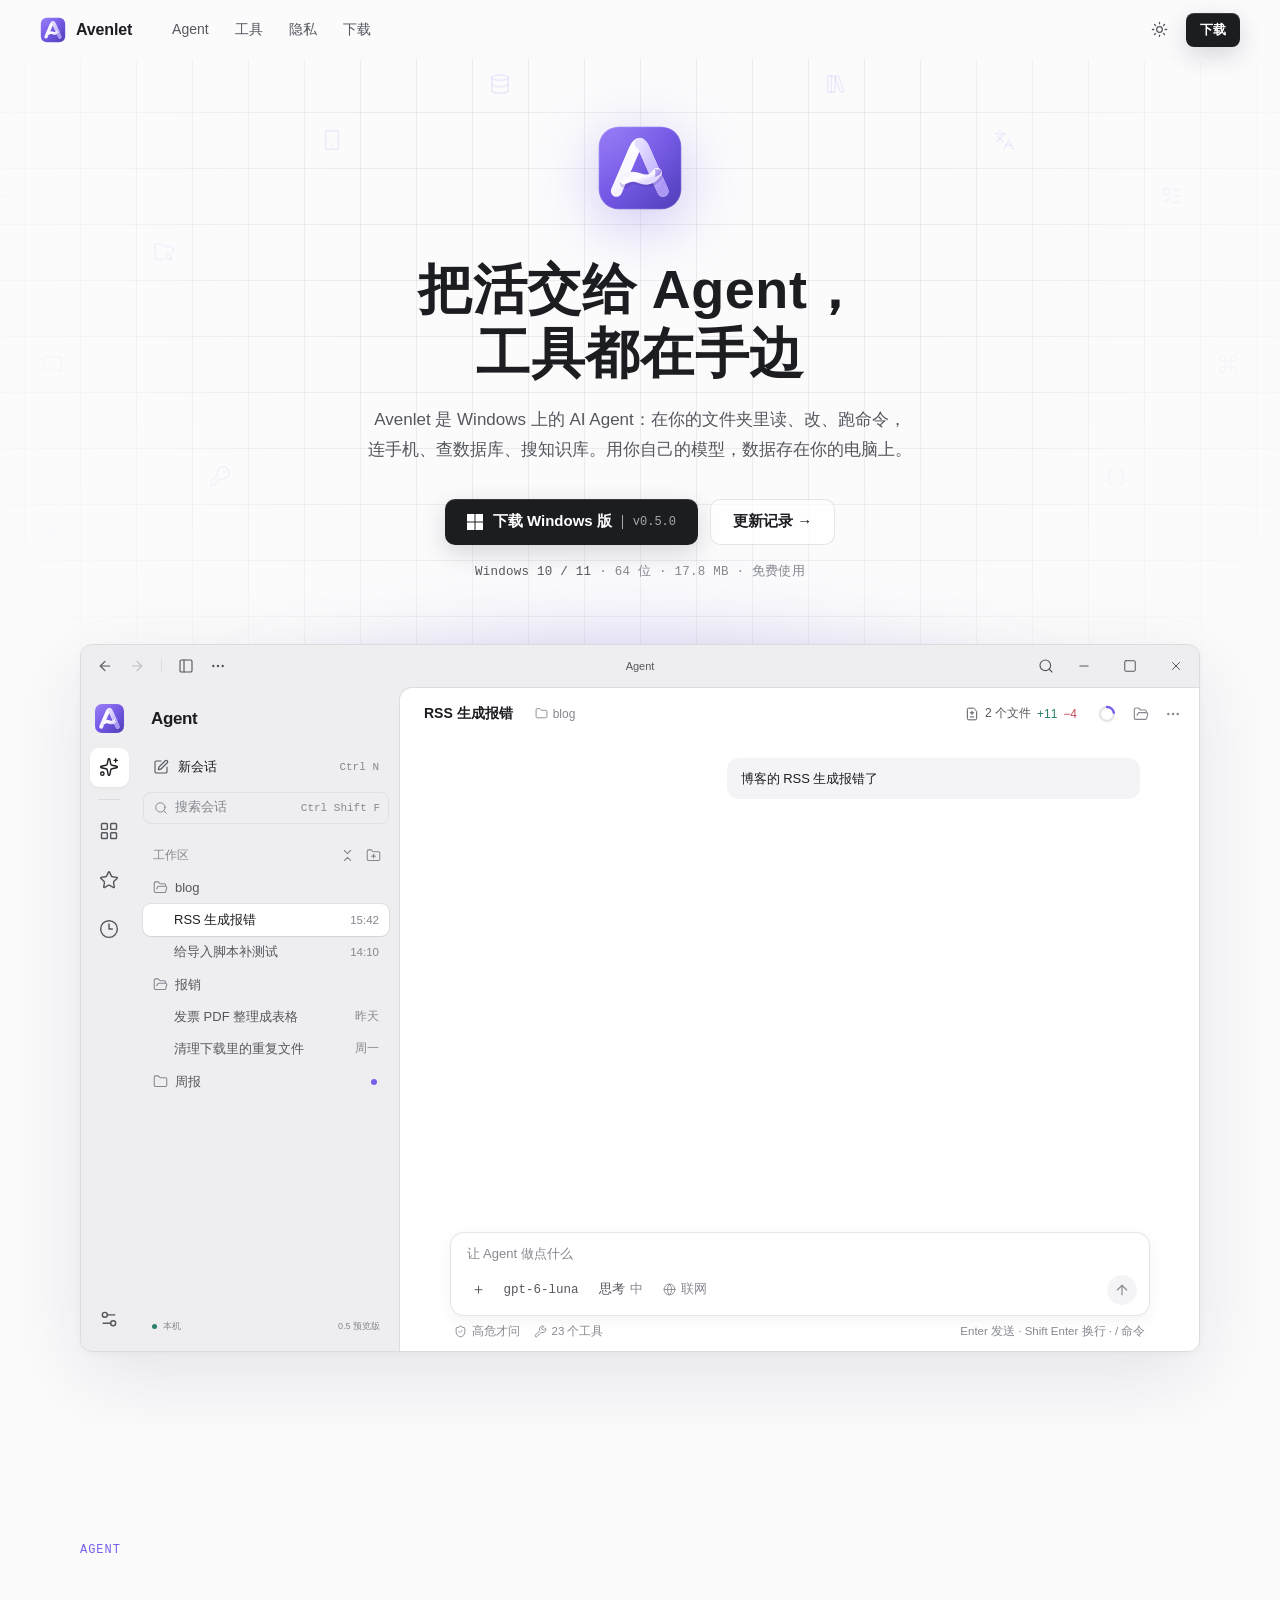
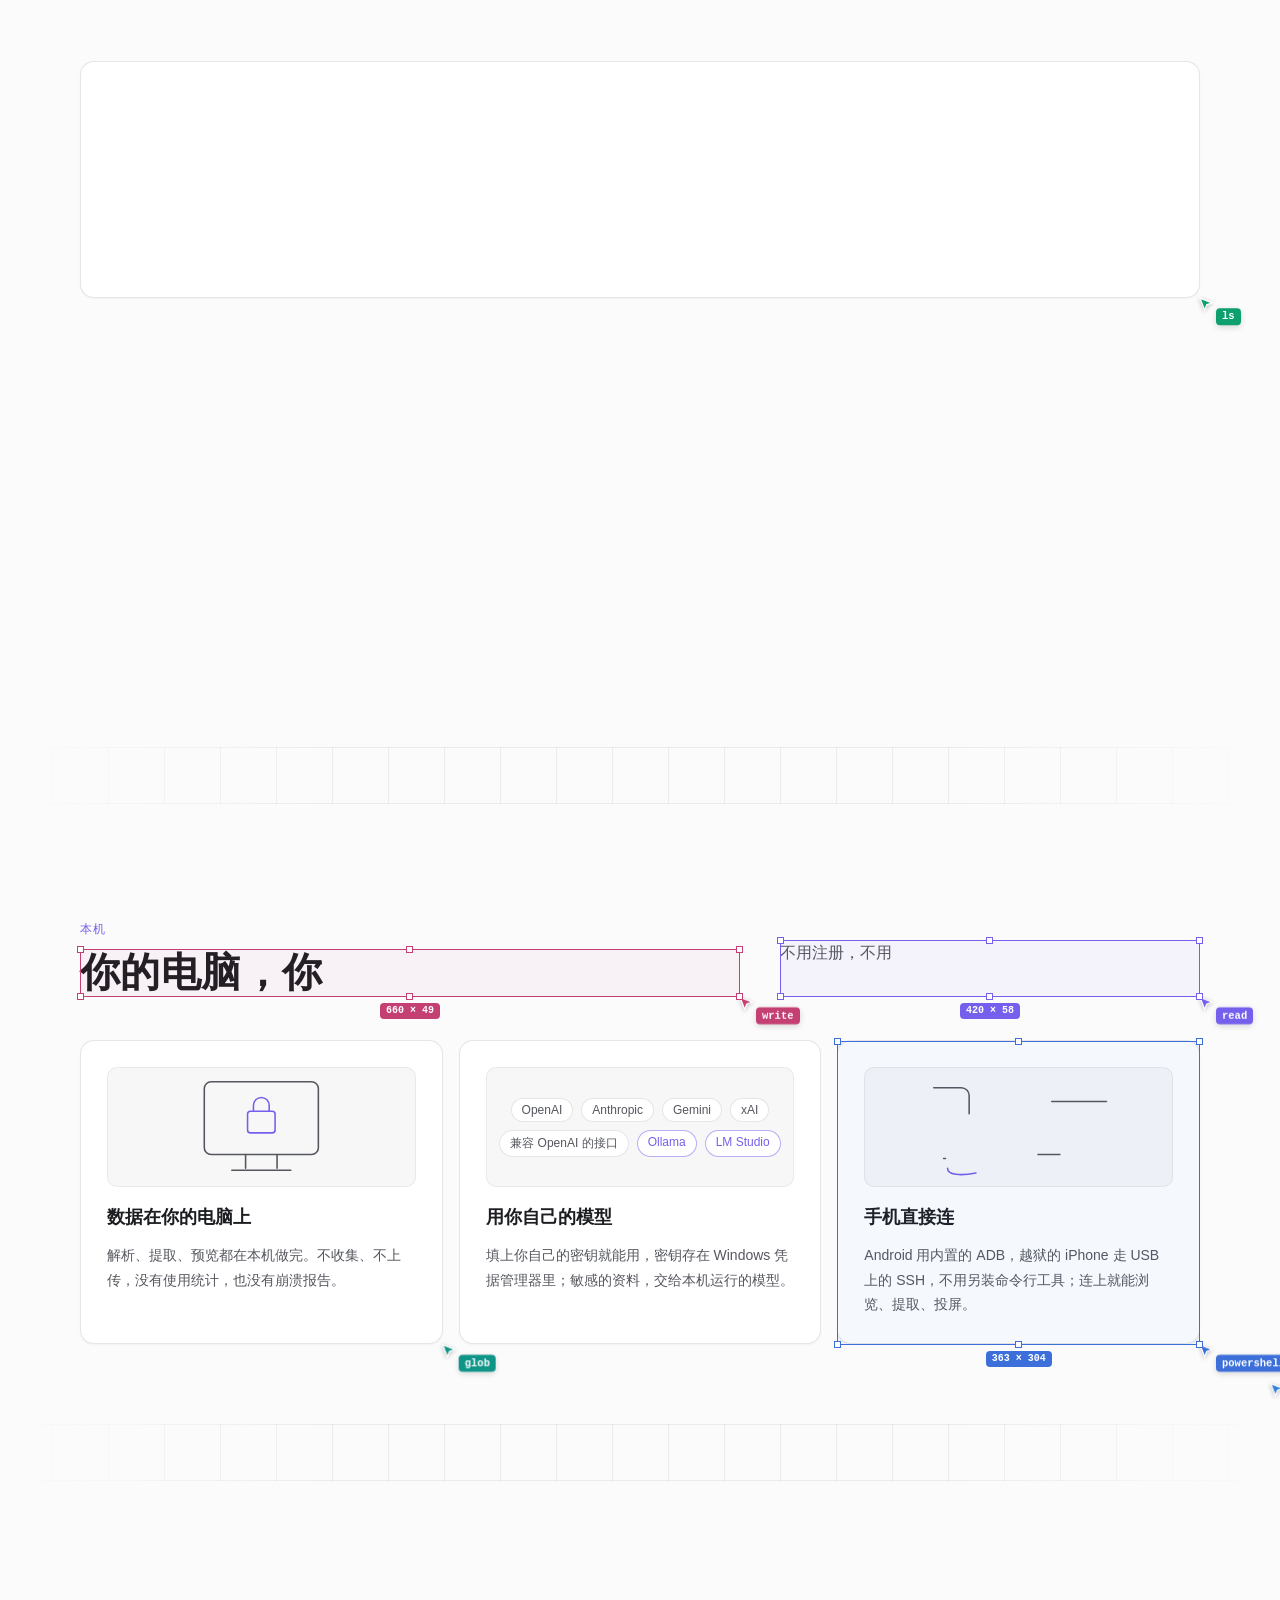
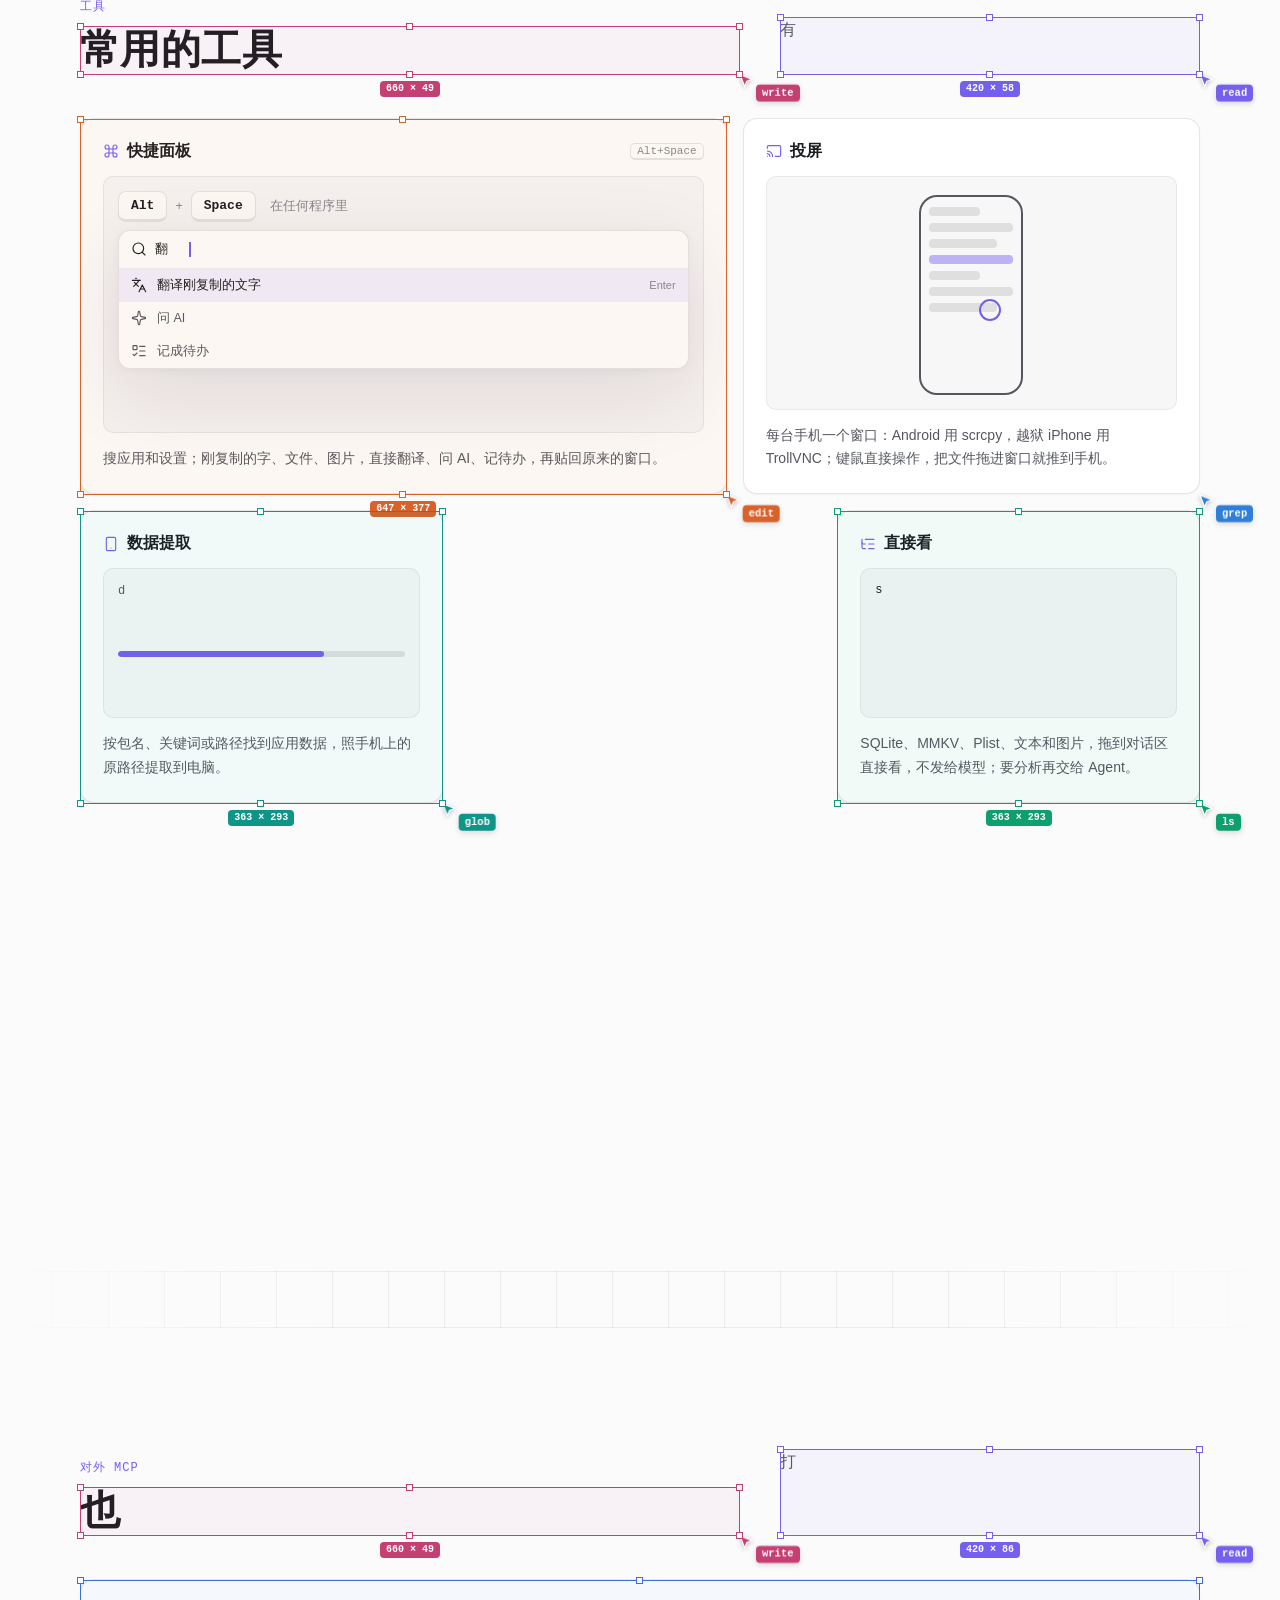
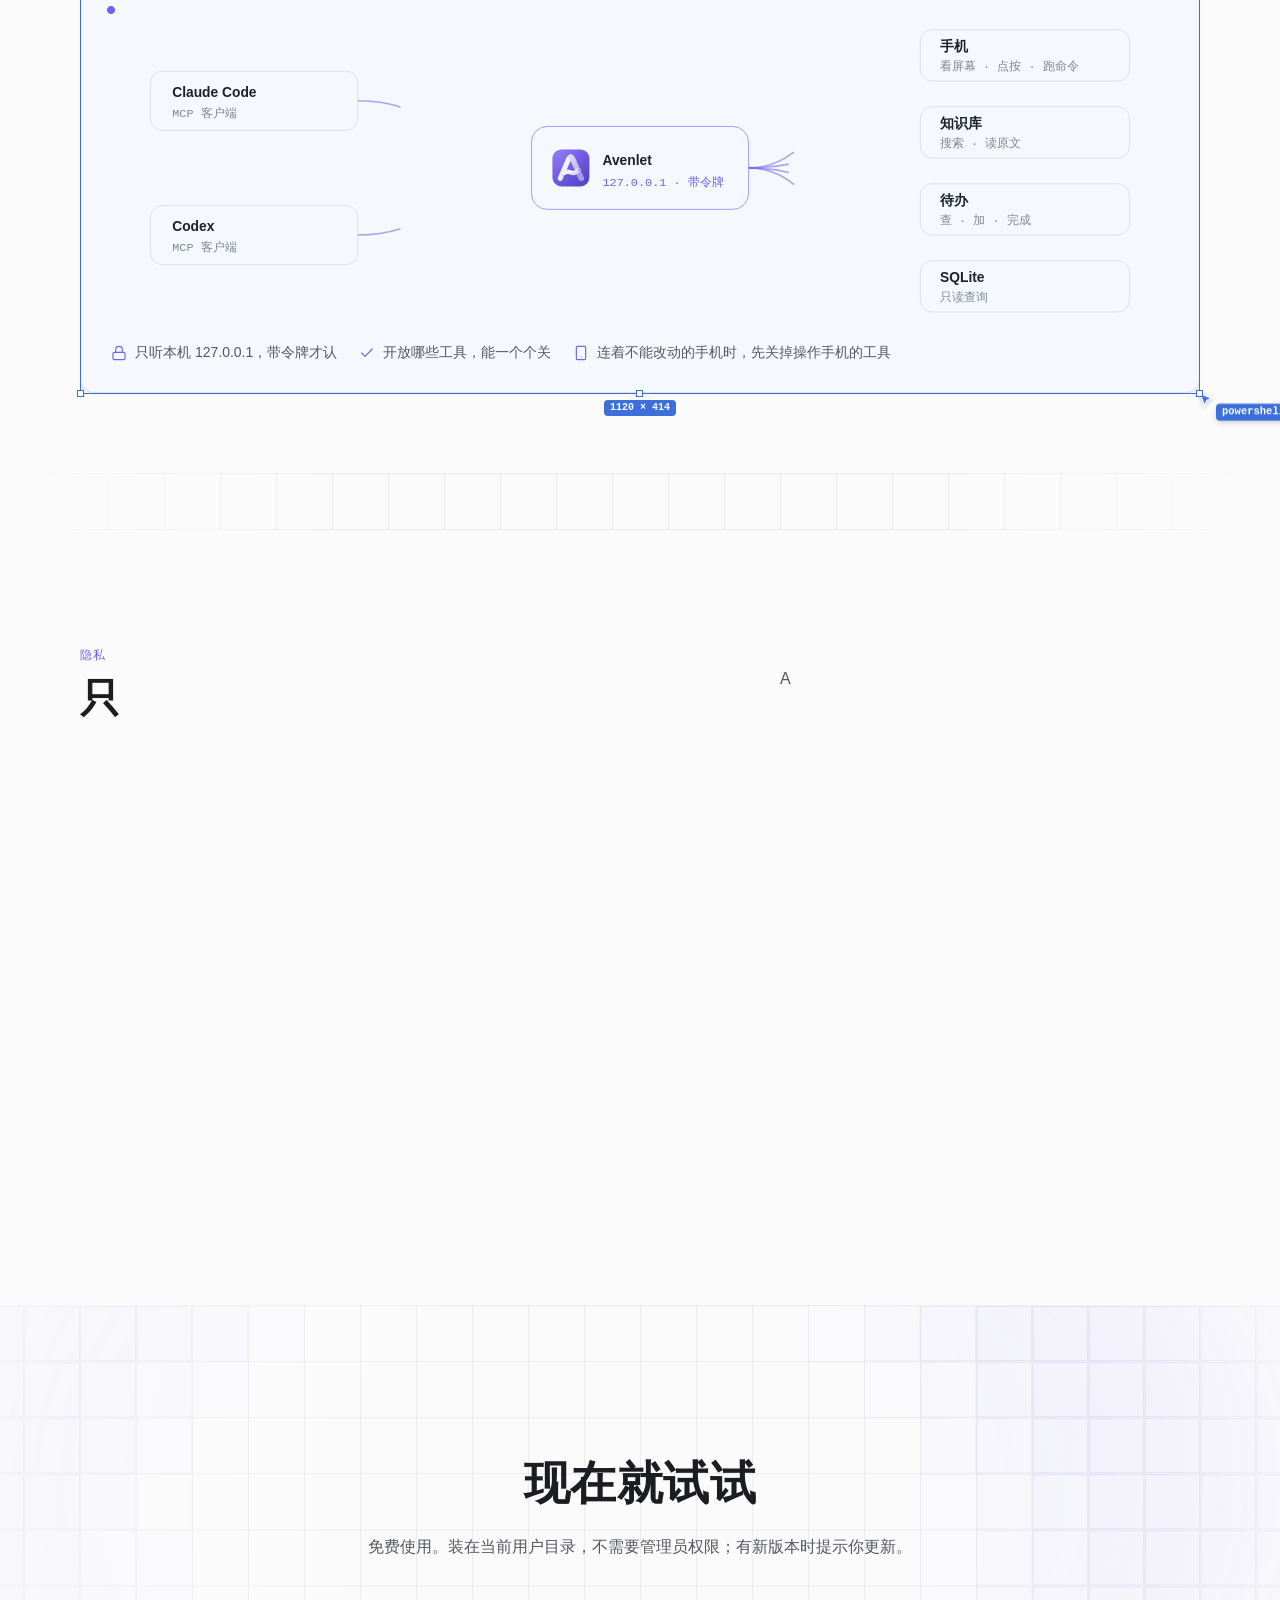
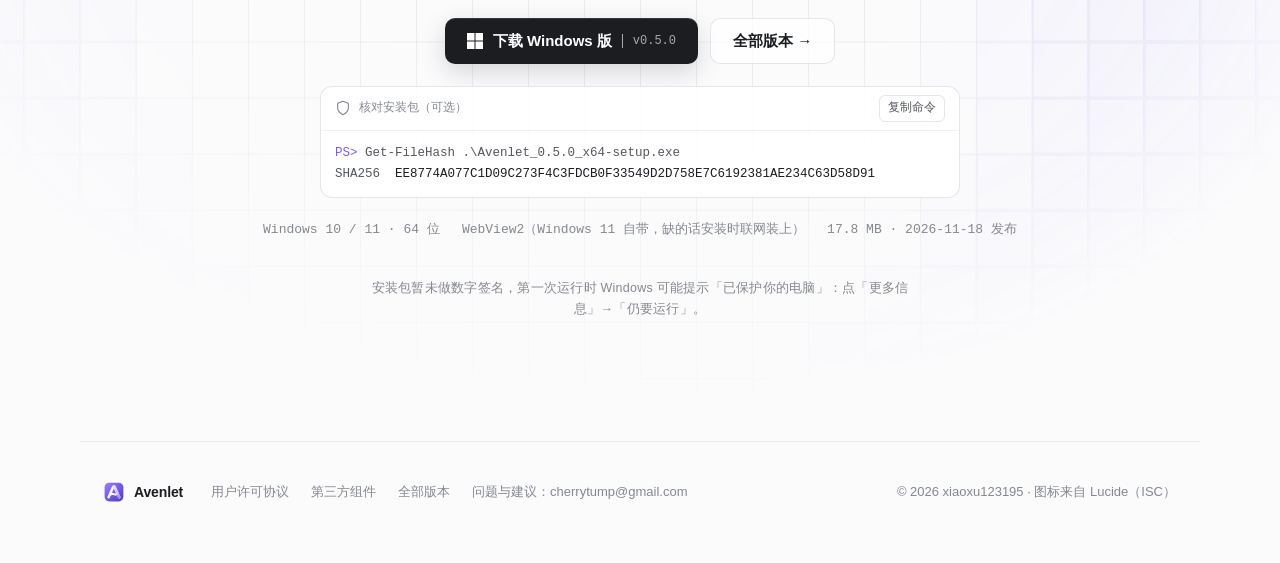
<file: index.html>
<!doctype html>
<html lang="zh-CN">
<head>
<meta charset="utf-8">
<meta name="viewport" content="width=device-width, initial-scale=1">
<title>Avenlet · Windows 上的 AI Agent</title>
<meta name="description" content="Avenlet 是 Windows 上的 AI Agent：在你的文件夹里读、改、跑命令，连手机、查数据库、搜知识库。用你自己的模型，免费使用。">
<link rel="icon" href="favicon.svg" type="image/svg+xml">
<script>
  // 先定深浅色再画页面，免得闪一下。?theme=dark|light 截图用。
  // building：要搭的内容先藏起来（build.js 搭）；「减少动态」时不藏；脚本没加载上，3 秒后照常显示。
  ;(() => {
    const root = document.documentElement
    root.dataset.theme = new URLSearchParams(location.search).get('theme')
      ?? (matchMedia('(prefers-color-scheme: dark)').matches ? 'dark' : 'light')
    if (matchMedia('(prefers-reduced-motion: reduce)').matches || !('IntersectionObserver' in window)) return
    root.classList.add('building')
    setTimeout(() => window.buildSection || root.classList.remove('building'), 3000)
  })()
</script>
<link rel="stylesheet" href="page.css">
</head>
<body>
<header class="bar" id="bar">
  <a class="brand" href="#"><svg viewBox="0 0 128 128" aria-hidden="true"><use href="#logo"/></svg>Avenlet</a>
  <nav><a href="#agent">Agent</a><a href="#tools">工具</a><a href="#privacy">隐私</a><a href="#download">下载</a></nav>
  <div class="right">
    <button class="icon-btn" id="theme" title="换深浅色" aria-label="换深浅色"><svg viewBox="0 0 24 24" fill="none" stroke="currentColor" stroke-width="1.8" stroke-linecap="round" stroke-linejoin="round"><circle cx="12" cy="12" r="4"/><path d="M12 2v2M12 20v2M4.9 4.9l1.4 1.4M17.7 17.7l1.4 1.4M2 12h2M20 12h2M4.9 19.1l1.4-1.4M17.7 6.3l1.4-1.4"/></svg></button>
    <a class="btn btn-primary btn-small" href="#download">下载</a>
  </div>
</header>

<section class="gridded hero" id="hero">
  <canvas class="grid" aria-hidden="true"></canvas>
  <div class="tip" aria-hidden="true"></div>
  <div class="hero-inner">
    <div class="mark" id="mark"><svg viewBox="0 0 128 128" role="img" aria-label="Avenlet"><use href="#logo"/></svg></div>
    <h1>把活交给 Agent，<br>工具都在手边</h1>
    <p class="lede">Avenlet 是 Windows 上的 AI Agent：在你的文件夹里读、改、跑命令，<br>连手机、查数据库、搜知识库。用你自己的模型，数据存在你的电脑上。</p>
    <div class="cta">
      <a class="btn btn-primary" href="#download"><svg class="win" viewBox="0 0 16 16" fill="currentColor" aria-hidden="true"><path d="M0 0h7.5v7.5H0zM8.5 0H16v7.5H8.5zM0 8.5h7.5V16H0zM8.5 8.5H16V16H8.5z"/></svg>下载 Windows 版<span class="ver mono">v0.5.0</span></a>
      <a class="btn btn-ghost" href="https://github.com/xiaoxu123195/avenlet-releases/releases/tag/v0.5.0">更新记录 →</a>
    </div>
    <p class="meta mono"><b>Windows 10 / 11</b> · 64 位 · 17.8 MB · 免费使用</p>
  </div>

  <!-- 首屏下半截露出来的应用窗口：界面复刻（标题栏、左边一列图标、会话列表、Agent 页），工具光标按顺序把一次运行搭出来 -->
  <div class="shot" data-no-ripple>
    <div class="app" id="app" data-build="seq manual" role="img" aria-label="Avenlet 的 Agent 页：读文件、跑测试、改代码，最后列出改了哪些文件">
      <div class="tb">
        <span class="cb"><svg class="i"><use href="#i-left"/></svg></span>
        <span class="cb off"><svg class="i"><use href="#i-right"/></svg></span>
        <span class="dv"></span>
        <span class="cb"><svg class="i"><use href="#i-panel"/></svg></span>
        <span class="cb"><svg class="i"><use href="#i-more"/></svg></span>
        <span class="cap">Agent</span>
        <span class="end">
          <span class="cb"><svg class="i"><use href="#i-search"/></svg></span>
          <span class="wc"><svg class="i"><use href="#i-min"/></svg></span>
          <span class="wc"><svg class="i"><use href="#i-max"/></svg></span>
          <span class="wc"><svg class="i"><use href="#i-x"/></svg></span>
        </span>
      </div>
      <div class="frame">
        <nav class="rl">
          <svg class="logo" viewBox="0 0 128 128"><use href="#logo"/></svg>
          <span class="ri on"><svg class="i"><use href="#i-sparkles"/></svg></span>
          <span class="sep"></span>
          <span class="ri"><svg class="i"><use href="#i-grid"/></svg></span>
          <span class="ri"><svg class="i"><use href="#i-star"/></svg></span>
          <span class="ri"><svg class="i"><use href="#i-clock3"/></svg></span>
          <span class="ri end"><svg class="i"><use href="#i-settings"/></svg></span>
        </nav>
        <aside class="side">
          <div class="sh">Agent</div>
          <div class="new"><svg class="i"><use href="#i-squarepen"/></svg>新会话<span class="kbd">Ctrl N</span></div>
          <div class="find"><svg class="i"><use href="#i-search"/></svg>搜索会话<span class="kbd">Ctrl Shift F</span></div>
          <div class="list" data-frame="ls">
            <div class="wsh"><span>工作区</span><svg class="i"><use href="#i-chevronsdownup"/></svg><svg class="i"><use href="#i-folderplus"/></svg></div>
            <div class="proj"><svg class="i"><use href="#i-folderopen"/></svg><span>blog</span></div>
            <div class="sess on"><span>RSS 生成报错</span><span>15:42</span></div>
            <div class="sess"><span>给导入脚本补测试</span><span>14:10</span></div>
            <div class="proj"><svg class="i"><use href="#i-folderopen"/></svg><span>报销</span></div>
            <div class="sess"><span>发票 PDF 整理成表格</span><span>昨天</span></div>
            <div class="sess"><span>清理下载里的重复文件</span><span>周一</span></div>
            <div class="proj"><svg class="i"><use href="#i-folder"/></svg><span>周报</span><span class="dot" title="做完了，还没看"></span></div>
          </div>
          <div class="foot"><span><i></i>本机</span><span>0.5 预览版</span></div>
        </aside>
        <div class="main">
          <div class="top">
            <b>RSS 生成报错</b>
            <span class="proj"><svg class="i"><use href="#i-folder"/></svg>blog</span>
            <span class="sp"></span>
            <span class="chg"><svg class="i"><use href="#i-filediff"/></svg>2 个文件 <span class="add">+11</span> <span class="del">−4</span></span>
            <svg class="ring" viewBox="0 0 20 20"><circle cx="10" cy="10" r="7"/><circle class="on" cx="10" cy="10" r="7" pathLength="100" stroke-dasharray="22 100"/></svg>
            <span class="ib"><svg class="i"><use href="#i-folderopen"/></svg></span>
            <span class="ib"><svg class="i"><use href="#i-more"/></svg></span>
          </div>
          <div class="convo">
            <div class="bubble" data-fade data-wait data-type="520">博客的 RSS 生成报错了，帮我查一下原因修好，改完跑一下测试。</div>
            <div class="step" data-frame="read"><svg class="i"><use href="#i-filetext"/></svg>读了 6 个文件，搜了 3 次</div>
            <div class="step" data-frame="powershell"><svg class="i"><use href="#i-term2"/></svg>执行了 4 条命令</div>
            <div class="term" data-frame="powershell" data-type="1100"><span class="ps">PS D:\work\blog&gt;</span> cargo test
running 42 tests
<span class="ok">test result: ok. 42 passed; 0 failed; 0 ignored</span></div>
            <div class="step" data-frame="edit"><svg class="i"><use href="#i-filepen"/></svg>改 <span class="path"><span class="dir">src/</span>feed.rs</span> <span class="add mono">+<span data-count="8">8</span></span> <span class="del mono">−<span data-count="3">3</span></span></div>
            <div class="answer" data-frame="write" data-type="1300">修好了。文章没有日期时，<code>pub_date</code> 拿到的是空字符串，格式化时报错；现在没有日期的文章跳过这个字段。<code>cargo test</code> 全过。</div>
            <div class="changes" data-frame="edit">
              <div class="top"><svg class="i"><use href="#i-filediff"/></svg>改了 2 个文件 <span class="add mono">+11</span> <span class="del mono">−4</span><span class="acts"><span><svg class="i"><use href="#i-undo2"/></svg>撤销</span><span class="line">查看改动</span></span></div>
              <div class="file"><svg class="i"><use href="#i-filecode"/></svg><span class="path"><span class="dir">src/</span>feed.rs</span><span class="st"><span class="add">+8</span> <span class="del">−3</span></span></div>
              <div class="file"><svg class="i"><use href="#i-filecode"/></svg><span class="path"><span class="dir">tests/</span>feed.rs</span><span class="st"><span class="add">+3</span> <span class="del">−1</span></span></div>
              <div class="note">只算改文件的工具。这一轮还跑了命令，命令改的文件不在这里。</div>
            </div>
            <div class="usage" data-fade><svg class="i"><use href="#i-clock"/></svg>24 秒 · 输入 52k · 缓存 91% · ≈ $0.02</div>
          </div>
          <div class="dock">
            <div class="composer">
              <span class="ph">让 Agent 做点什么</span>
              <div class="row"><span class="plus">＋</span><span class="pick mono">gpt-6-luna</span><span class="pick">思考 <span class="v">中</span></span><span class="pick web"><svg class="i"><use href="#i-globe"/></svg>联网</span><span class="send"><svg class="i"><use href="#i-up"/></svg></span></div>
            </div>
            <div class="under"><span><svg class="i"><use href="#i-shieldcheck"/></svg>高危才问</span><span><svg class="i"><use href="#i-wrench"/></svg>23 个工具</span><span class="hint">Enter 发送 · Shift Enter 换行 · / 命令</span></div>
          </div>
        </div>
      </div>
    </div>
  </div>
</section>

<!-- Agent：内置的 8 个工具（就是搭页面的那些光标），三件让你放心的事 -->
<section class="sec" id="agent" data-build>
  <div class="sec-head">
    <div>
      <p class="eyebrow">Agent</p>
      <h2 data-frame="write" data-type>说一句，它在你的文件夹里做完</h2>
    </div>
    <p class="sec-side" data-frame="read" data-type>读文件、搜代码、跑 PowerShell、改文件，每一步都摆在你眼前；它改的文件，一键就能撤回。</p>
  </div>
  <div class="card kit" data-frame="ls">
    <div class="kit-head" data-frame="glob">
      <b>8 个内置工具</b>
      <span data-type>往下滚时搭这个页面的光标，就是它们。另外还能用 Avenlet 自己的工具（手机、知识库、待办、解析 SQLite 这类文件），也能接你配的 MCP 服务器。</span>
    </div>
    <div class="kit-grid">
      <div class="kt" data-frame="read" style="--c:#7560ed"><b>read</b><span data-type>读文件，UTF-8、UTF-16、GBK 都认</span></div>
      <div class="kt" data-frame="ls" style="--c:#0d9f6e"><b>ls</b><span data-type>看文件夹里有什么</span></div>
      <div class="kt" data-frame="glob" style="--c:#0f9488"><b>glob</b><span data-type>按文件名找，各层文件夹一起找</span></div>
      <div class="kt" data-frame="grep" style="--c:#2f7fd8"><b>grep</b><span data-type>按内容搜，GBK 的文件也搜得到</span></div>
      <div class="kt" data-frame="edit" style="--c:#d9622b"><b>edit</b><span data-type>照原文改几处，对不上就一处都不改</span></div>
      <div class="kt" data-frame="write" style="--c:#c43f72"><b>write</b><span data-type>新建或整个重写，照原来的编码和换行</span></div>
      <div class="kt" data-frame="powershell" style="--c:#3c6fd9"><b>powershell</b><span data-type>跑命令，跑久了转到后台</span></div>
      <div class="kt" data-frame="job" style="--c:#8a6cf4"><b>job</b><span data-type>等后台命令打出某一行，或者停下它</span></div>
    </div>
  </div>
  <div class="trio">
    <div class="card feat" data-frame="grep">
      <h3><svg class="i"><use href="#i-shield"/></svg>危险的先问你</h3>
      <p>删整个文件夹、动工作文件夹外面的东西、下载运行没见过的包，先停下来问你；读凭据这类直接拦下。平常的读、写、搜不打扰。</p>
      <div class="mini ask">
        <div class="why"><svg class="i"><use href="#i-shieldalert"/></svg>删整个文件夹：D:\work\blog\drafts</div>
        <div class="cmd mono"><span class="ps">PS&gt;</span> Remove-Item .\drafts -Recurse</div>
        <div class="opt"><span class="n">1</span>允许这一次</div>
        <div class="opt"><span class="n">2</span>这个会话里都允许</div>
        <div class="opt"><span class="n">3</span><span class="ph">不行，告诉它该怎么做</span><span class="esc mono">Esc</span></div>
      </div>
    </div>
    <div class="card feat" data-frame="edit">
      <h3><svg class="i"><use href="#i-undo"/></svg>它改的文件，能撤回</h3>
      <p>每一轮改了哪些文件、几行，一张卡片列清楚；整轮撤销，或者只撤一个文件。命令改的文件撤不回，所以高危的命令先问你。</p>
      <div class="mini rv">
        <div class="rvh"><span class="seg"><span>这一轮</span><span class="on">整个会话</span></span></div>
        <div class="rvf"><svg class="i"><use href="#i-chev"/></svg><span class="path"><span class="dir">src/</span>feed.rs</span><span class="st mono"><span class="add">+8</span> <span class="del">−3</span></span><svg class="i u"><use href="#i-undo2"/></svg></div>
        <div class="rvf"><svg class="i"><use href="#i-chev"/></svg><span class="path"><span class="dir">tests/</span>feed.rs</span><span class="st mono"><span class="add">+3</span> <span class="del">−1</span></span><svg class="i u"><use href="#i-undo2"/></svg></div>
        <div class="rvf"><svg class="i"><use href="#i-chev"/></svg><span class="path"><span class="dir">docs/</span>feeds.md</span><span class="tag">新建</span><span class="st mono"><span class="add">+8</span></span><svg class="i u"><use href="#i-undo2"/></svg></div>
        <div class="rvfoot"><span class="all"><svg class="i"><use href="#i-undo2"/></svg>全部撤销</span><span class="note">只算改文件的工具，命令改的不在这里</span></div>
      </div>
    </div>
    <div class="card feat" data-frame="read">
      <h3><svg class="i"><use href="#i-layers"/></svg>长任务也接得住</h3>
      <p>上下文快满了，先把旧的工具输出收起来，再把前面写成摘要接着做；你也能随时手动压缩。</p>
      <div class="mini ctx">
        <div class="meter"><i style="width:61%"></i><b style="left:16%"></b><b style="left:60%"></b></div>
        <div class="ticks mono"><span style="left:16%">64k 收起旧输出</span><span style="left:60%">240k 写成摘要</span></div>
        <span class="sep">上下文压缩了 · 约 241k → 36k token</span>
        <span class="look">看摘要</span>
      </div>
    </div>
  </div>
</section>

<div class="band" aria-hidden="true"></div>

<!-- 本机、自己的模型、手机 -->
<section class="sec" id="local" data-build>
  <div class="sec-head">
    <div>
      <p class="eyebrow">本机</p>
      <h2 data-frame="write" data-type>你的电脑，你的模型，你的数据</h2>
    </div>
    <p class="sec-side" data-frame="read" data-type>不用注册，不用登录，免费使用。只在你需要的时候联网，连的是你自己选的服务。</p>
  </div>
  <div class="pillars">
    <div class="card pillar" data-frame="glob">
      <div class="art">
        <svg class="draw" viewBox="0 0 240 120" aria-hidden="true">
          <rect data-draw x="62" y="14" width="116" height="74" rx="7"/>
          <path data-draw d="M104 88v14M136 88v14M90 104h60"/>
          <rect data-draw class="hot" x="106" y="44" width="28" height="22" rx="3"/>
          <path data-draw class="hot" d="M112 44v-6a8 8 0 0 1 16 0v6"/>
        </svg>
      </div>
      <h3>数据在你的电脑上</h3>
      <p>解析、提取、预览都在本机做完。不收集、不上传，没有使用统计，也没有崩溃报告。</p>
    </div>
    <div class="card pillar" data-frame="grep">
      <div class="art"><div class="chips"><span>OpenAI</span><span>Anthropic</span><span>Gemini</span><span>xAI</span><span>兼容 OpenAI 的接口</span><span class="me">Ollama</span><span class="me">LM Studio</span></div></div>
      <h3>用你自己的模型</h3>
      <p>填上你自己的密钥就能用，密钥存在 Windows 凭据管理器里；敏感的资料，交给本机运行的模型。</p>
    </div>
    <div class="card pillar" data-frame="powershell">
      <div class="art">
        <svg class="draw" viewBox="0 0 240 120" aria-hidden="true">
          <rect data-draw x="26" y="20" width="44" height="82" rx="8"/>
          <path data-draw d="M44 92h8"/>
          <path data-draw class="hot" d="M48 102c0 12 40 6 66-8s50-18 52-6"/>
          <rect data-draw x="150" y="34" width="70" height="46" rx="4"/>
          <path data-draw d="M140 88h90"/>
        </svg>
      </div>
      <h3>手机直接连</h3>
      <p>Android 用内置的 ADB，越狱的 iPhone 走 USB 上的 SSH，不用另装命令行工具；连上就能浏览、提取、投屏。</p>
    </div>
  </div>
</section>

<div class="band" aria-hidden="true"></div>

<!-- 工具 -->
<section class="sec" id="tools" data-build>
  <div class="sec-head">
    <div>
      <p class="eyebrow">工具</p>
      <h2 data-frame="write" data-type>常用的工具，都在手边</h2>
    </div>
    <p class="sec-side" data-frame="read" data-type>有界面的随手打开；手机、知识库、待办这些，Agent 也能直接用。</p>
  </div>
  <div class="bento">
    <div class="card tool s7" data-frame="edit">
      <div class="name"><svg class="i"><use href="#t-command"/></svg>快捷面板<kbd>Alt+Space</kbd></div>
      <div class="demo">
        <div class="keys"><kbd>Alt</kbd>+<kbd>Space</kbd><span style="margin-left:6px">在任何程序里</span></div>
        <div class="qp">
          <div class="q"><svg class="i"><use href="#i-search"/></svg><span data-type>翻译</span><span class="caret"></span></div>
          <div class="r on"><svg class="i"><use href="#t-languages"/></svg>翻译刚复制的文字<span class="hint">Enter</span></div>
          <div class="r"><svg class="i"><use href="#i-spark"/></svg>问 AI</div>
          <div class="r"><svg class="i"><use href="#t-listTodo"/></svg>记成待办</div>
        </div>
      </div>
      <p>搜应用和设置；刚复制的字、文件、图片，直接翻译、问 AI、记待办，再贴回原来的窗口。</p>
    </div>
    <div class="card tool s5" data-frame="grep">
      <div class="name"><svg class="i"><use href="#t-cast"/></svg>投屏</div>
      <div class="demo" style="align-items:center;justify-content:center">
        <div class="phone"><i class="w6"></i><i></i><i class="w8"></i><i class="hot"></i><i class="w6"></i><i></i><i class="w8"></i><span class="tap"></span></div>
      </div>
      <p>每台手机一个窗口：Android 用 scrcpy，越狱 iPhone 用 TrollVNC；键鼠直接操作，把文件拖进窗口就推到手机。</p>
    </div>
    <div class="card tool s4" data-frame="glob">
      <div class="name"><svg class="i"><use href="#t-smartphone"/></svg>数据提取</div>
      <div class="demo paths">
        <div class="p" data-type>databases/notes.db<span class="ok">✓</span></div>
        <div class="p" data-type>shared_prefs/settings.xml<span class="ok">✓</span></div>
        <div class="p" data-type>files/mmkv/</div>
        <div class="bar-track"><i></i></div>
      </div>
      <p>按包名、关键词或路径找到应用数据，照手机上的原路径提取到电脑。</p>
    </div>
    <div class="card tool s4 kb" data-frame="read">
      <div class="name"><svg class="i"><use href="#t-libraryBig"/></svg>知识库</div>
      <div class="demo">
        <div class="mono" style="color:var(--muted)" data-type>报销要多久内交？</div>
        <div class="hit" data-type>……<mark>报销</mark>需要在消费后 30 天内提交，附上发票原件……</div>
        <div class="src"><svg class="i"><use href="#i-file"/></svg>员工手册.pdf · 第 12 页</div>
      </div>
      <p>关注放文档的文件夹，改了自动跟上；关键词和意思一起搜，回答带出处。</p>
    </div>
    <div class="card tool s4 tree" data-frame="ls">
      <div class="name"><svg class="i"><use href="#t-listTree"/></svg>直接看</div>
      <div class="demo">
        <div class="n" data-type><b>settings.plist</b></div>
        <div class="n" data-type>&nbsp;&nbsp;theme = <span class="v">"dark"</span></div>
        <div class="n" data-type>&nbsp;&nbsp;fontSize = <span class="v">14</span></div>
        <div class="n" data-type>&nbsp;&nbsp;recent = <span class="v">[3 项]</span></div>
      </div>
      <p>SQLite、MMKV、Plist、文本和图片，拖到对话区直接看，不发给模型；要分析再交给 Agent。</p>
    </div>
    <div class="card tool s6" data-frame="write">
      <div class="name"><svg class="i"><use href="#t-languages"/></svg>翻译</div>
      <div class="demo tr2">
        <span class="en" data-type>The release notes are generated from the changelog.</span><span data-type>更新说明由更新日志生成。</span>
        <span class="en" data-type>Each section lists what changed for users.</span><span data-type>每一节列出对使用者有影响的改动。</span>
      </div>
      <p>长文分段翻、逐行对照，截图和文件也能翻；术语表，四种风格。</p>
    </div>
    <div class="card tool s6 todo" data-frame="edit">
      <div class="name"><svg class="i"><use href="#t-listTodo"/></svg>待办</div>
      <div class="demo">
        <div class="t done"><span class="box"></span><span data-type>交周报</span></div>
        <div class="t"><span class="box"></span><span data-type>和设计对一下首页</span><span class="when">今天 15:00</span></div>
        <div class="t"><span class="box"></span><span data-type>续费域名</span><span class="when">周五</span></div>
      </div>
      <p>一句话添加，到点用 Windows 通知提醒；日历、看板、四象限，AI 帮你拆成小步。</p>
    </div>
    <div class="card more s12" data-frame="grep">还有：<span><svg class="i"><use href="#t-folderSearch"/></svg>真机浏览</span><span><svg class="i"><use href="#t-scanSearch"/></svg>包名搜索</span><span><svg class="i"><use href="#t-globe"/></svg>HTTP 调试</span><span><svg class="i"><use href="#i-archive"/></svg>备份全部数据</span></div>
  </div>
</section>

<div class="band" aria-hidden="true"></div>

<!-- 对外 MCP -->
<section class="sec" id="mcp" data-build>
  <div class="sec-head">
    <div>
      <p class="eyebrow">对外 MCP</p>
      <h2 data-frame="write" data-type>也给 Claude Code、Codex 用</h2>
    </div>
    <p class="sec-side" data-frame="read" data-type>打开「对外 MCP」（默认关着），本机的 Claude Code、Codex 就能用 Avenlet 的工具：看手机屏幕、操作手机、查知识库、记待办。</p>
  </div>
  <div class="card mcp" data-frame="powershell">
    <svg viewBox="0 0 1072 320" aria-label="Claude Code、Codex 经本机的对外 MCP 用 Avenlet 的工具">
      <path id="e1" class="edge" data-draw data-flow d="M250 92 C 340 92, 350 160, 426 160"/>
      <path id="e2" class="edge" data-draw data-flow d="M250 228 C 340 228, 350 160, 426 160"/>
      <path id="e3" class="edge" data-draw data-flow d="M646 160 C 726 160, 730 46, 820 46"/>
      <path id="e4" class="edge" data-draw data-flow d="M646 160 C 726 160, 730 124, 820 124"/>
      <path id="e5" class="edge" data-draw data-flow d="M646 160 C 726 160, 730 202, 820 202"/>
      <path id="e6" class="edge" data-draw data-flow d="M646 160 C 726 160, 730 280, 820 280"/>
      <circle class="dot" r="3.5"><animateMotion data-on="e1" begin="indefinite" dur="2.4s" repeatCount="indefinite"><mpath href="#e1"/></animateMotion></circle>
      <circle class="dot" r="3.5"><animateMotion data-on="e2" begin="indefinite" dur="2.9s" repeatCount="indefinite"><mpath href="#e2"/></animateMotion></circle>
      <circle class="dot" r="3.5"><animateMotion data-on="e3" begin="indefinite" dur="2.2s" repeatCount="indefinite"><mpath href="#e3"/></animateMotion></circle>
      <circle class="dot" r="3.5"><animateMotion data-on="e4" begin="indefinite" dur="2.6s" repeatCount="indefinite"><mpath href="#e4"/></animateMotion></circle>
      <circle class="dot" r="3.5"><animateMotion data-on="e5" begin="indefinite" dur="2.3s" repeatCount="indefinite"><mpath href="#e5"/></animateMotion></circle>
      <circle class="dot" r="3.5"><animateMotion data-on="e6" begin="indefinite" dur="2.8s" repeatCount="indefinite"><mpath href="#e6"/></animateMotion></circle>
      <g class="node"><rect x="40" y="62" width="210" height="60" rx="12"/><text x="62" y="88">Claude Code</text><text class="sub" x="62" y="108">MCP 客户端</text></g>
      <g class="node"><rect x="40" y="198" width="210" height="60" rx="12"/><text x="62" y="224">Codex</text><text class="sub" x="62" y="244">MCP 客户端</text></g>
      <g class="node hub"><rect x="426" y="118" width="220" height="84" rx="16"/><use href="#logo" x="446" y="140" width="40" height="40"/><text x="498" y="157">Avenlet</text><text class="sub" x="498" y="178">127.0.0.1 · 带令牌</text></g>
      <g class="node"><rect x="820" y="20" width="212" height="52" rx="12"/><text x="840" y="42">手机</text><text class="sub" x="840" y="61">看屏幕 · 点按 · 跑命令</text></g>
      <g class="node"><rect x="820" y="98" width="212" height="52" rx="12"/><text x="840" y="120">知识库</text><text class="sub" x="840" y="139">搜索 · 读原文</text></g>
      <g class="node"><rect x="820" y="176" width="212" height="52" rx="12"/><text x="840" y="198">待办</text><text class="sub" x="840" y="217">查 · 加 · 完成</text></g>
      <g class="node"><rect x="820" y="254" width="212" height="52" rx="12"/><text x="840" y="276">SQLite</text><text class="sub" x="840" y="295">只读查询</text></g>
    </svg>
    <div class="mcp-note"><span><svg class="i"><use href="#i-lock"/></svg>只听本机 127.0.0.1，带令牌才认</span><span><svg class="i"><use href="#i-check"/></svg>开放哪些工具，能一个个关</span><span><svg class="i"><use href="#t-smartphone"/></svg>连着不能改动的手机时，先关掉操作手机的工具</span></div>
  </div>
</section>

<div class="band" aria-hidden="true"></div>

<!-- 隐私 -->
<section class="sec" id="privacy" data-build>
  <div class="sec-head">
    <div>
      <p class="eyebrow">隐私</p>
      <h2 data-frame="write" data-type>只在这几种时候联网</h2>
    </div>
    <p class="sec-side" data-frame="read" data-type>Avenlet 自己联网的就这几种。前三种的数据直接发往你指定的地址、应用市场或服务商，不经过 Avenlet。</p>
  </div>
  <div class="privacy">
    <div class="card promise" data-frame="edit">
      <div class="big" data-type>不收集、不上传任何数据。<em>没有</em>使用统计，<em>没有</em>崩溃报告，这个网站也没有统计脚本。</div>
      <div class="stats">
        <div><b data-count="5">5</b><span>种情况会联网</span></div>
        <div><b>0</b><span>个账号要注册</span></div>
      </div>
    </div>
    <div class="card nets" data-frame="grep">
      <div class="row"><svg class="i"><use href="#i-check"/></svg><span data-type>在 <b>HTTP 调试</b>里，你自己发的请求</span></div>
      <div class="row"><svg class="i"><use href="#i-check"/></svg><span data-type>用<b>包名搜索</b>查应用市场</span></div>
      <div class="row"><svg class="i"><use href="#i-check"/></svg><span data-type>用 <b>AI</b> 时，连你在「设置 › AI」里配的服务商和网络 MCP 服务器；在 Agent 里打开联网时，由服务商替你上网搜</span></div>
      <div class="row"><svg class="i"><use href="#i-check"/></svg><span data-type>检查和下载<b>更新</b>，自动检查可以在「设置 › 关于」里关掉</span></div>
      <div class="row"><svg class="i"><use href="#i-check"/></svg><span data-type>安装时电脑缺少 <b>WebView2</b>，安装程序联网装上</span></div>
      <p class="nets-note" data-type>快捷面板里的网页搜索、打开网址，交给你的默认浏览器去打开。Agent 跑的命令和它打开的程序（比如下载依赖、推送代码）会自己联网，和你自己运行一样；推送代码、跑下载的脚本这类会先问你。</p>
    </div>
  </div>
</section>

<!-- 下载 -->
<section class="gridded dl" id="download">
  <canvas class="grid" aria-hidden="true"></canvas>
  <div class="dl-inner">
    <h2>现在就试试</h2>
    <p class="sec-side">免费使用。装在当前用户目录，不需要管理员权限；有新版本时提示你更新。</p>
    <div class="cta">
      <a class="btn btn-primary" id="dl-btn" href="https://github.com/xiaoxu123195/avenlet-releases/releases/download/v0.5.0/Avenlet_0.5.0_x64-setup.exe"><svg class="win" viewBox="0 0 16 16" fill="currentColor" aria-hidden="true"><path d="M0 0h7.5v7.5H0zM8.5 0H16v7.5H8.5zM0 8.5h7.5V16H0zM8.5 8.5H16V16H8.5z"/></svg>下载 Windows 版<span class="ver mono">v0.5.0</span></a>
      <a class="btn btn-ghost" href="https://github.com/xiaoxu123195/avenlet-releases/releases">全部版本 →</a>
    </div>
    <div class="cta-phone">
      <p>Avenlet 是 Windows 程序，在电脑上打开这个页面下载。</p>
      <button type="button" class="btn btn-ghost" id="copy-link">复制链接</button>
    </div>
    <div class="hash">
      <div class="t"><svg class="i"><use href="#i-shield"/></svg>核对安装包（可选）<button type="button" id="copy" data-copy="Get-FileHash .\Avenlet_0.5.0_x64-setup.exe">复制命令</button></div>
      <pre><span class="ps">PS&gt;</span> Get-FileHash .\Avenlet_0.5.0_x64-setup.exe
<span id="hash-line">SHA256  <span class="h">EE8774A077C1D09C273F4C3FDCB0F33549D2D758E7C6192381AE234C63D58D91</span></span></pre>
    </div>
    <div class="reqs mono"><span>Windows 10 / 11 · 64 位</span><span>WebView2（Windows 11 自带，缺的话安装时联网装上）</span><span>17.8 MB · 2026-11-18 发布</span></div>
    <p class="meta" style="max-width:560px;line-height:1.7">安装包暂未做数字签名，第一次运行时 Windows 可能提示「已保护你的电脑」：点「更多信息」→「仍要运行」。</p>
  </div>
</section>

<footer>
  <a class="brand" href="#"><svg viewBox="0 0 128 128" aria-hidden="true"><use href="#logo"/></svg>Avenlet</a>
  <nav><a href="eula.html">用户许可协议</a><a href="third-party.html">第三方组件</a><a href="https://github.com/xiaoxu123195/avenlet-releases/releases">全部版本</a><a href="mailto:cherrytump@gmail.com">问题与建议：cherrytump@gmail.com</a></nav>
  <span class="r">© 2026 xiaoxu123195 · 图标来自 Lucide（ISC）</span>
</footer>

<svg width="0" height="0" style="position:absolute" aria-hidden="true">
  <defs>
    <linearGradient id="lg-bg" x1="0" y1="0" x2="1" y2="1"><stop stop-color="#8A6CF4"/><stop offset=".48" stop-color="#7154E4"/><stop offset="1" stop-color="#5140B8"/></linearGradient>
    <radialGradient id="lg-glow" cx=".2" cy=".05" r=".95"><stop stop-color="#C5B4FF" stop-opacity=".22"/><stop offset="1" stop-color="#C5B4FF" stop-opacity="0"/></radialGradient>
    <linearGradient id="lg-front" x1="0" y1="0" x2=".5" y2="1"><stop stop-color="#FFFFFF"/><stop offset="1" stop-color="#F4F0FF"/></linearGradient>
    <linearGradient id="lg-side" x1="0" y1="0" x2=".8" y2="1"><stop stop-color="#E6DFFF"/><stop offset=".58" stop-color="#CCBDFF"/><stop offset="1" stop-color="#AC97F5"/></linearGradient>
    <linearGradient id="lg-bridge" x1="0" y1="0" x2="1" y2=".5"><stop stop-color="#F4EEFF"/><stop offset=".62" stop-color="#FFFFFF"/><stop offset="1" stop-color="#E4DAFF"/></linearGradient>
    <linearGradient id="lg-fold" x1="0" y1="0" x2="1" y2="1"><stop stop-color="#CAB9FF"/><stop offset="1" stop-color="#8C71DB"/></linearGradient>
    <symbol id="logo" viewBox="0 0 128 128">
      <rect x="4" y="4" width="120" height="120" rx="29" fill="url(#lg-bg)"/>
      <rect x="4" y="4" width="120" height="120" rx="29" fill="url(#lg-glow)"/>
      <rect x="4.5" y="4.5" width="119" height="119" rx="28.5" fill="none" stroke="#FFFFFF" stroke-opacity=".19"/>
      <g transform="translate(2.9 3.3) scale(.955)">
        <path d="M28 99 55 36Q63 17 71 36L99 99" fill="none" stroke="url(#lg-front)" stroke-width="17" stroke-linecap="round" stroke-linejoin="round"/>
        <path d="M64 26Q68 27 72 38L99 99" fill="none" stroke="url(#lg-side)" stroke-width="17" stroke-linecap="round"/>
        <path d="M41 86Q53 77 65 83Q80 90 91 75" fill="none" stroke="#453092" stroke-width="16" stroke-linecap="round" opacity=".22"/>
        <path d="M40 81Q51 74 63 79Q80 86 90 71" fill="none" stroke="url(#lg-bridge)" stroke-width="15" stroke-linecap="round"/>
        <path d="M86 77Q94 76 97 69Q98 66 95 66L86 65Q89 71 86 77Z" fill="url(#lg-fold)"/>
        <path d="M43 75Q52 71 64 75Q77 80 83 74" fill="none" stroke="#FFFFFF" stroke-width="1.2" stroke-linecap="round" opacity=".55"/>
      </g>
    </symbol>
    <!-- 界面里用的小图标（Lucide 的形状） -->
    <symbol id="i-file" viewBox="0 0 24 24"><path d="M14 2H6a2 2 0 0 0-2 2v16a2 2 0 0 0 2 2h12a2 2 0 0 0 2-2V8z"/><path d="M14 2v6h6"/></symbol>
    <symbol id="i-term" viewBox="0 0 24 24"><path d="m4 17 6-6-6-6"/><path d="M12 19h8"/></symbol>
    <symbol id="i-pen" viewBox="0 0 24 24"><path d="M12 20h9"/><path d="M16.5 3.5a2.1 2.1 0 0 1 3 3L7 19l-4 1 1-4z"/></symbol>
    <symbol id="i-folder" viewBox="0 0 24 24"><path d="M20 20a2 2 0 0 0 2-2V8a2 2 0 0 0-2-2h-7.9a2 2 0 0 1-1.69-.9L9.6 3.9A2 2 0 0 0 7.93 3H4a2 2 0 0 0-2 2v13a2 2 0 0 0 2 2Z"/></symbol>
    <symbol id="i-clock" viewBox="0 0 24 24"><circle cx="12" cy="12" r="10"/><path d="M12 6v6l4 2"/></symbol>
    <symbol id="i-shield" viewBox="0 0 24 24"><path d="M12 22s8-4 8-10V5l-8-3-8 3v7c0 6 8 10 8 10z"/></symbol>
    <symbol id="i-undo" viewBox="0 0 24 24"><path d="M3 7v6h6"/><path d="M21 17a9 9 0 0 0-9-9 9 9 0 0 0-6 2.3L3 13"/></symbol>
    <symbol id="i-layers" viewBox="0 0 24 24"><path d="m12 2 10 5-10 5L2 7z"/><path d="m2 17 10 5 10-5"/><path d="m2 12 10 5 10-5"/></symbol>
    <symbol id="i-check" viewBox="0 0 24 24"><path d="M20 6 9 17l-5-5"/></symbol>
    <symbol id="i-lock" viewBox="0 0 24 24"><rect x="3" y="11" width="18" height="11" rx="2"/><path d="M7 11V7a5 5 0 0 1 10 0v4"/></symbol>
    <symbol id="i-search" viewBox="0 0 24 24"><circle cx="11" cy="11" r="8"/><path d="m21 21-4.3-4.3"/></symbol>
    <symbol id="i-spark" viewBox="0 0 24 24"><path d="M11.017 2.814a1 1 0 0 1 1.966 0l1.051 5.558a2 2 0 0 0 1.594 1.594l5.558 1.051a1 1 0 0 1 0 1.966l-5.558 1.051a2 2 0 0 0-1.594 1.594l-1.051 5.558a1 1 0 0 1-1.966 0l-1.051-5.558a2 2 0 0 0-1.594-1.594l-5.558-1.051a1 1 0 0 1 0-1.966l5.558-1.051a2 2 0 0 0 1.594-1.594z"/></symbol>
    <symbol id="i-archive" viewBox="0 0 24 24"><rect x="2" y="3" width="20" height="5" rx="1"/><path d="M4 8v11a2 2 0 0 0 2 2h12a2 2 0 0 0 2-2V8"/><path d="M10 12h4"/></symbol>
    <!-- 应用窗口复刻用的 Lucide 图标（lucide-react 0.577.0 原样） -->
    <symbol id="i-left" viewBox="0 0 24 24"><path d="m12 19-7-7 7-7"/><path d="M19 12H5"/></symbol>
    <symbol id="i-right" viewBox="0 0 24 24"><path d="M5 12h14"/><path d="m12 5 7 7-7 7"/></symbol>
    <symbol id="i-panel" viewBox="0 0 24 24"><rect width="18" height="18" x="3" y="3" rx="2"/><path d="M9 3v18"/></symbol>
    <symbol id="i-more" viewBox="0 0 24 24"><circle cx="12" cy="12" r="1"/><circle cx="19" cy="12" r="1"/><circle cx="5" cy="12" r="1"/></symbol>
    <symbol id="i-min" viewBox="0 0 24 24"><path d="M5 12h14"/></symbol>
    <symbol id="i-max" viewBox="0 0 24 24"><rect width="18" height="18" x="3" y="3" rx="2"/></symbol>
    <symbol id="i-x" viewBox="0 0 24 24"><path d="M18 6 6 18"/><path d="m6 6 12 12"/></symbol>
    <symbol id="i-sparkles" viewBox="0 0 24 24"><path d="M11.017 2.814a1 1 0 0 1 1.966 0l1.051 5.558a2 2 0 0 0 1.594 1.594l5.558 1.051a1 1 0 0 1 0 1.966l-5.558 1.051a2 2 0 0 0-1.594 1.594l-1.051 5.558a1 1 0 0 1-1.966 0l-1.051-5.558a2 2 0 0 0-1.594-1.594l-5.558-1.051a1 1 0 0 1 0-1.966l5.558-1.051a2 2 0 0 0 1.594-1.594z"/><path d="M20 2v4"/><path d="M22 4h-4"/><circle cx="4" cy="20" r="2"/></symbol>
    <symbol id="i-grid" viewBox="0 0 24 24"><rect width="7" height="7" x="3" y="3" rx="1"/><rect width="7" height="7" x="14" y="3" rx="1"/><rect width="7" height="7" x="14" y="14" rx="1"/><rect width="7" height="7" x="3" y="14" rx="1"/></symbol>
    <symbol id="i-star" viewBox="0 0 24 24"><path d="M11.525 2.295a.53.53 0 0 1 .95 0l2.31 4.679a2.123 2.123 0 0 0 1.595 1.16l5.166.756a.53.53 0 0 1 .294.904l-3.736 3.638a2.123 2.123 0 0 0-.611 1.878l.882 5.14a.53.53 0 0 1-.771.56l-4.618-2.428a2.122 2.122 0 0 0-1.973 0L6.396 21.01a.53.53 0 0 1-.77-.56l.881-5.139a2.122 2.122 0 0 0-.611-1.879L2.16 9.795a.53.53 0 0 1 .294-.906l5.165-.755a2.122 2.122 0 0 0 1.597-1.16z"/></symbol>
    <symbol id="i-clock3" viewBox="0 0 24 24"><circle cx="12" cy="12" r="10"/><path d="M12 6v6h4"/></symbol>
    <symbol id="i-settings" viewBox="0 0 24 24"><path d="M14 17H5"/><path d="M19 7h-9"/><circle cx="17" cy="17" r="3"/><circle cx="7" cy="7" r="3"/></symbol>
    <symbol id="i-squarepen" viewBox="0 0 24 24"><path d="M12 3H5a2 2 0 0 0-2 2v14a2 2 0 0 0 2 2h14a2 2 0 0 0 2-2v-7"/><path d="M18.375 2.625a1 1 0 0 1 3 3l-9.013 9.014a2 2 0 0 1-.853.505l-2.873.84a.5.5 0 0 1-.62-.62l.84-2.873a2 2 0 0 1 .506-.852z"/></symbol>
    <symbol id="i-filediff" viewBox="0 0 24 24"><path d="M6 22a2 2 0 0 1-2-2V4a2 2 0 0 1 2-2h8a2.4 2.4 0 0 1 1.704.706l3.588 3.588A2.4 2.4 0 0 1 20 8v12a2 2 0 0 1-2 2z"/><path d="M9 10h6"/><path d="M12 13V7"/><path d="M9 17h6"/></symbol>
    <symbol id="i-folderopen" viewBox="0 0 24 24"><path d="m6 14 1.5-2.9A2 2 0 0 1 9.24 10H20a2 2 0 0 1 1.94 2.5l-1.54 6a2 2 0 0 1-1.95 1.5H4a2 2 0 0 1-2-2V5a2 2 0 0 1 2-2h3.9a2 2 0 0 1 1.69.9l.81 1.2a2 2 0 0 0 1.67.9H18a2 2 0 0 1 2 2v2"/></symbol>
    <symbol id="i-folderplus" viewBox="0 0 24 24"><path d="M12 10v6"/><path d="M9 13h6"/><path d="M20 20a2 2 0 0 0 2-2V8a2 2 0 0 0-2-2h-7.9a2 2 0 0 1-1.69-.9L9.6 3.9A2 2 0 0 0 7.93 3H4a2 2 0 0 0-2 2v13a2 2 0 0 0 2 2Z"/></symbol>
    <symbol id="i-chevronsdownup" viewBox="0 0 24 24"><path d="m7 20 5-5 5 5"/><path d="m7 4 5 5 5-5"/></symbol>
    <symbol id="i-globe" viewBox="0 0 24 24"><circle cx="12" cy="12" r="10"/><path d="M12 2a14.5 14.5 0 0 0 0 20 14.5 14.5 0 0 0 0-20"/><path d="M2 12h20"/></symbol>
    <symbol id="i-shieldalert" viewBox="0 0 24 24"><path d="M20 13c0 5-3.5 7.5-7.66 8.95a1 1 0 0 1-.67-.01C7.5 20.5 4 18 4 13V6a1 1 0 0 1 1-1c2 0 4.5-1.2 6.24-2.72a1.17 1.17 0 0 1 1.52 0C14.51 3.81 17 5 19 5a1 1 0 0 1 1 1z"/><path d="M12 8v4"/><path d="M12 16h.01"/></symbol>
    <symbol id="i-shieldcheck" viewBox="0 0 24 24"><path d="M20 13c0 5-3.5 7.5-7.66 8.95a1 1 0 0 1-.67-.01C7.5 20.5 4 18 4 13V6a1 1 0 0 1 1-1c2 0 4.5-1.2 6.24-2.72a1.17 1.17 0 0 1 1.52 0C14.51 3.81 17 5 19 5a1 1 0 0 1 1 1z"/><path d="m9 12 2 2 4-4"/></symbol>
    <symbol id="i-wrench" viewBox="0 0 24 24"><path d="M14.7 6.3a1 1 0 0 0 0 1.4l1.6 1.6a1 1 0 0 0 1.4 0l3.106-3.105c.32-.322.863-.22.983.218a6 6 0 0 1-8.259 7.057l-7.91 7.91a1 1 0 0 1-2.999-3l7.91-7.91a6 6 0 0 1 7.057-8.259c.438.12.54.662.219.984z"/></symbol>
    <symbol id="i-up" viewBox="0 0 24 24"><path d="m5 12 7-7 7 7"/><path d="M12 19V5"/></symbol>
    <symbol id="i-undo2" viewBox="0 0 24 24"><path d="M9 14 4 9l5-5"/><path d="M4 9h10.5a5.5 5.5 0 0 1 5.5 5.5a5.5 5.5 0 0 1-5.5 5.5H11"/></symbol>
    <symbol id="i-chev" viewBox="0 0 24 24"><path d="m9 18 6-6-6-6"/></symbol>
    <symbol id="i-filecode" viewBox="0 0 24 24"><path d="M6 22a2 2 0 0 1-2-2V4a2 2 0 0 1 2-2h8a2.4 2.4 0 0 1 1.704.706l3.588 3.588A2.4 2.4 0 0 1 20 8v12a2 2 0 0 1-2 2z"/><path d="M14 2v5a1 1 0 0 0 1 1h5"/><path d="M10 12.5 8 15l2 2.5"/><path d="m14 12.5 2 2.5-2 2.5"/></symbol>
    <symbol id="i-filetext" viewBox="0 0 24 24"><path d="M6 22a2 2 0 0 1-2-2V4a2 2 0 0 1 2-2h8a2.4 2.4 0 0 1 1.704.706l3.588 3.588A2.4 2.4 0 0 1 20 8v12a2 2 0 0 1-2 2z"/><path d="M14 2v5a1 1 0 0 0 1 1h5"/><path d="M10 9H8"/><path d="M16 13H8"/><path d="M16 17H8"/></symbol>
    <symbol id="i-term2" viewBox="0 0 24 24"><path d="m7 11 2-2-2-2"/><path d="M11 13h4"/><rect width="18" height="18" x="3" y="3" rx="2" ry="2"/></symbol>
    <symbol id="i-filepen" viewBox="0 0 24 24"><path d="M12.659 22H18a2 2 0 0 0 2-2V8a2.4 2.4 0 0 0-.706-1.706l-3.588-3.588A2.4 2.4 0 0 0 14 2H6a2 2 0 0 0-2 2v9.34"/><path d="M14 2v5a1 1 0 0 0 1 1h5"/><path d="M10.378 12.622a1 1 0 0 1 3 3.003L8.36 20.637a2 2 0 0 1-.854.506l-2.867.837a.5.5 0 0 1-.62-.62l.836-2.869a2 2 0 0 1 .506-.853z"/></symbol>
    <!-- 工具图标：和应用侧栏一样的 Lucide 图标 -->
    <symbol id="t-command" viewBox="0 0 24 24"><path d="M15 6v12a3 3 0 1 0 3-3H6a3 3 0 1 0 3 3V6a3 3 0 1 0-3 3h12a3 3 0 1 0-3-3"/></symbol>
    <symbol id="t-cast" viewBox="0 0 24 24"><path d="M2 8V6a2 2 0 0 1 2-2h16a2 2 0 0 1 2 2v12a2 2 0 0 1-2 2h-6"/><path d="M2 12a9 9 0 0 1 8 8"/><path d="M2 16a5 5 0 0 1 4 4"/><path d="M2 20h.01"/></symbol>
    <symbol id="t-smartphone" viewBox="0 0 24 24"><rect width="14" height="20" x="5" y="2" rx="2" ry="2"/><path d="M12 18h.01"/></symbol>
    <symbol id="t-libraryBig" viewBox="0 0 24 24"><rect width="8" height="18" x="3" y="3" rx="1"/><path d="M7 3v18"/><path d="M20.4 18.9c.2.5-.1 1.1-.6 1.3l-1.9.7c-.5.2-1.1-.1-1.3-.6L11.1 5.1c-.2-.5.1-1.1.6-1.3l1.9-.7c.5-.2 1.1.1 1.3.6Z"/></symbol>
    <symbol id="t-listTree" viewBox="0 0 24 24"><path d="M8 5h13"/><path d="M13 12h8"/><path d="M13 19h8"/><path d="M3 10a2 2 0 0 0 2 2h3"/><path d="M3 5v12a2 2 0 0 0 2 2h3"/></symbol>
    <symbol id="t-languages" viewBox="0 0 24 24"><path d="m5 8 6 6"/><path d="m4 14 6-6 2-3"/><path d="M2 5h12"/><path d="M7 2h1"/><path d="m22 22-5-10-5 10"/><path d="M14 18h6"/></symbol>
    <symbol id="t-listTodo" viewBox="0 0 24 24"><path d="M13 5h8"/><path d="M13 12h8"/><path d="M13 19h8"/><path d="m3 17 2 2 4-4"/><rect x="3" y="4" width="6" height="6" rx="1"/></symbol>
    <symbol id="t-folderSearch" viewBox="0 0 24 24"><path d="M10.7 20H4a2 2 0 0 1-2-2V5a2 2 0 0 1 2-2h3.9a2 2 0 0 1 1.69.9l.81 1.2a2 2 0 0 0 1.67.9H20a2 2 0 0 1 2 2v4.1"/><path d="m21 21-1.9-1.9"/><circle cx="17" cy="17" r="3"/></symbol>
    <symbol id="t-scanSearch" viewBox="0 0 24 24"><path d="M3 7V5a2 2 0 0 1 2-2h2"/><path d="M17 3h2a2 2 0 0 1 2 2v2"/><path d="M21 17v2a2 2 0 0 1-2 2h-2"/><path d="M7 21H5a2 2 0 0 1-2-2v-2"/><circle cx="12" cy="12" r="3"/><path d="m16 16-1.9-1.9"/></symbol>
    <symbol id="t-globe" viewBox="0 0 24 24"><circle cx="12" cy="12" r="10"/><path d="M12 2a14.5 14.5 0 0 0 0 20 14.5 14.5 0 0 0 0-20"/><path d="M2 12h20"/></symbol>
  </defs>
</svg>

<script src="grid.js"></script>
<script src="build.js"></script>
<script src="page.js"></script>
</body>
</html>
</file>
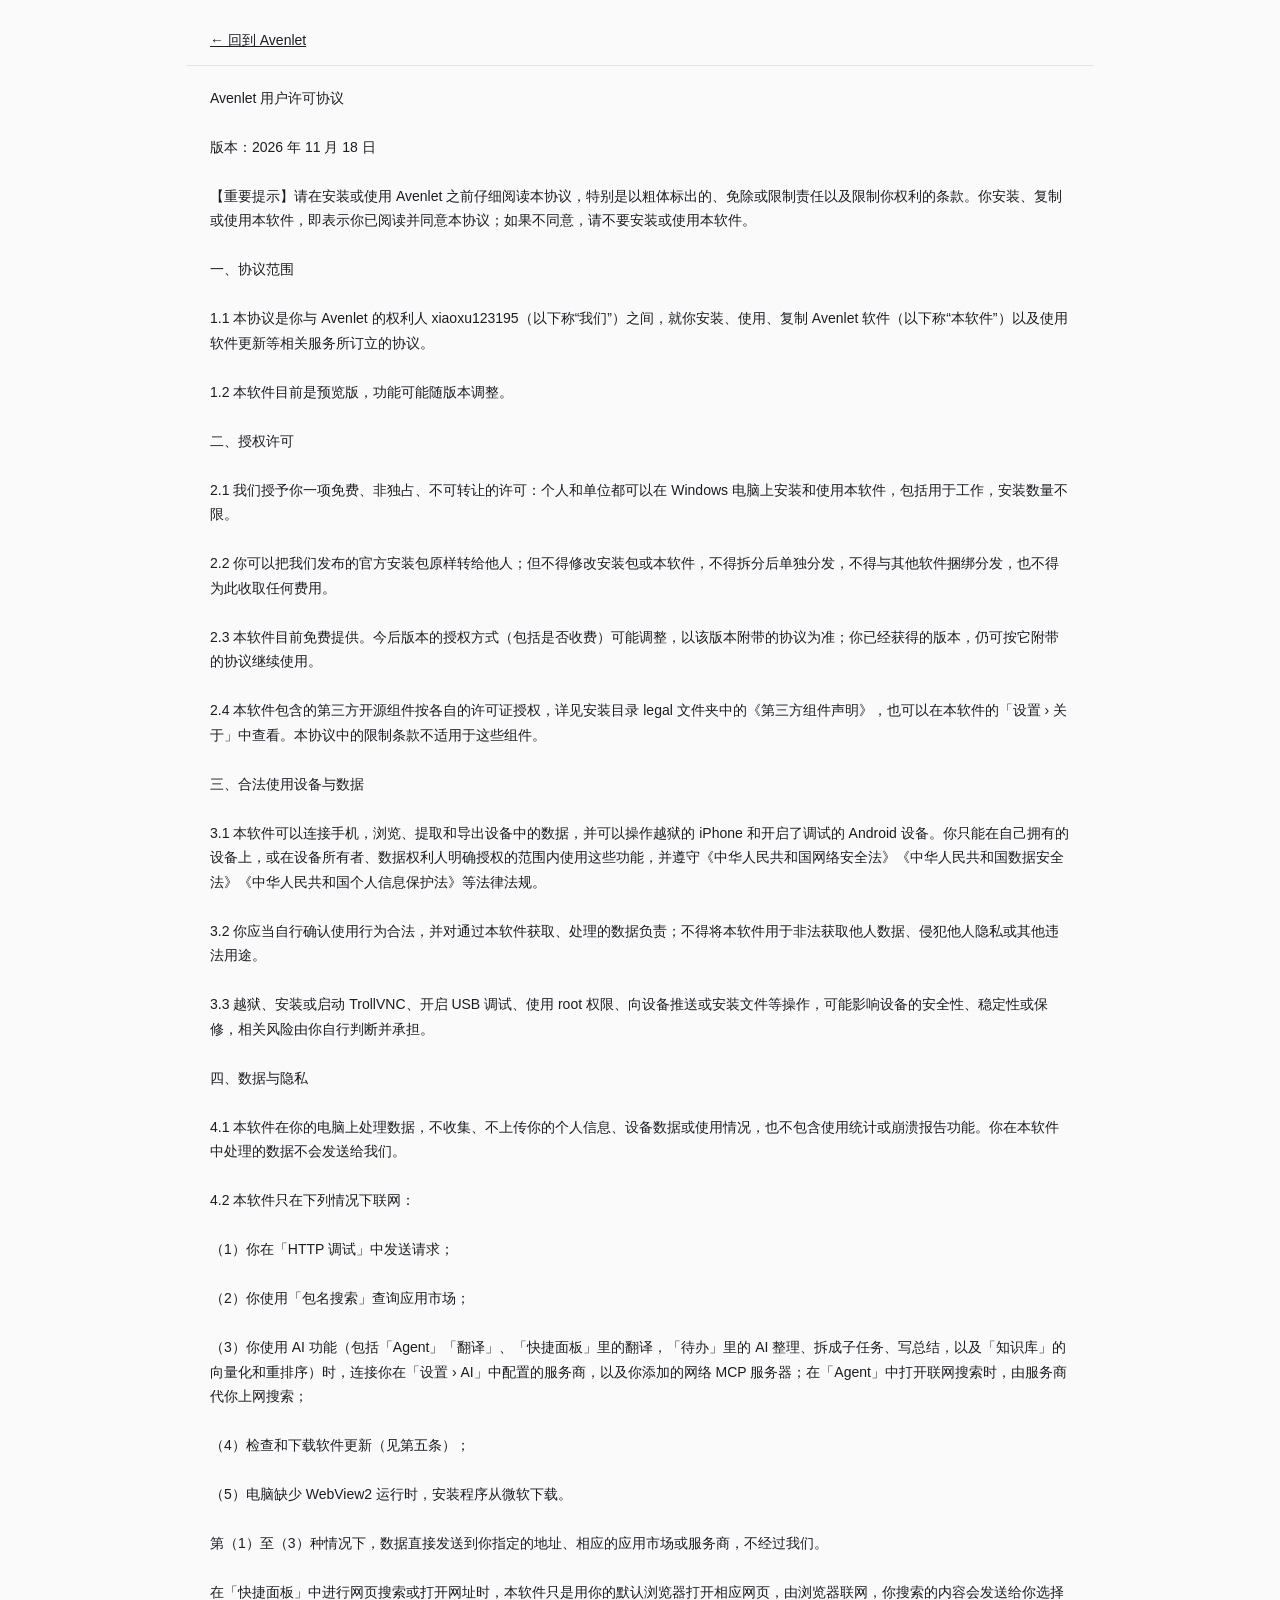
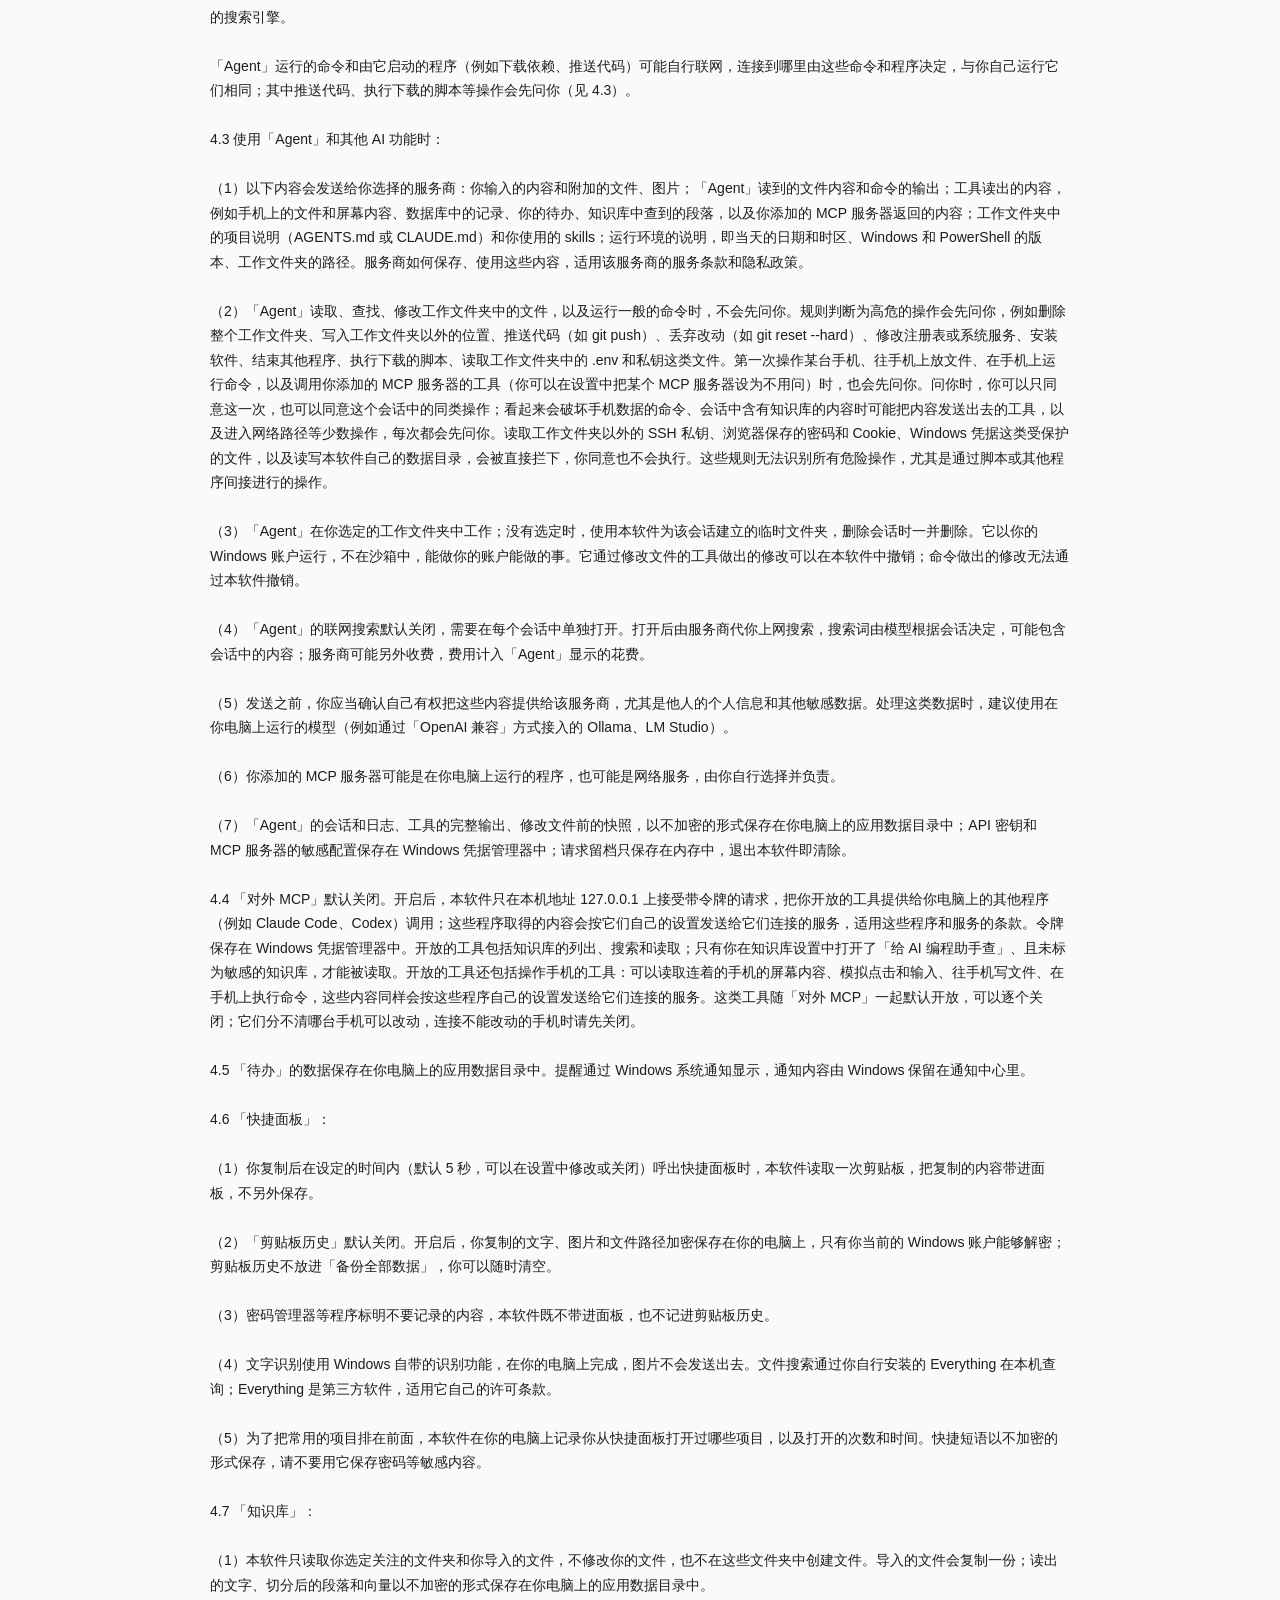
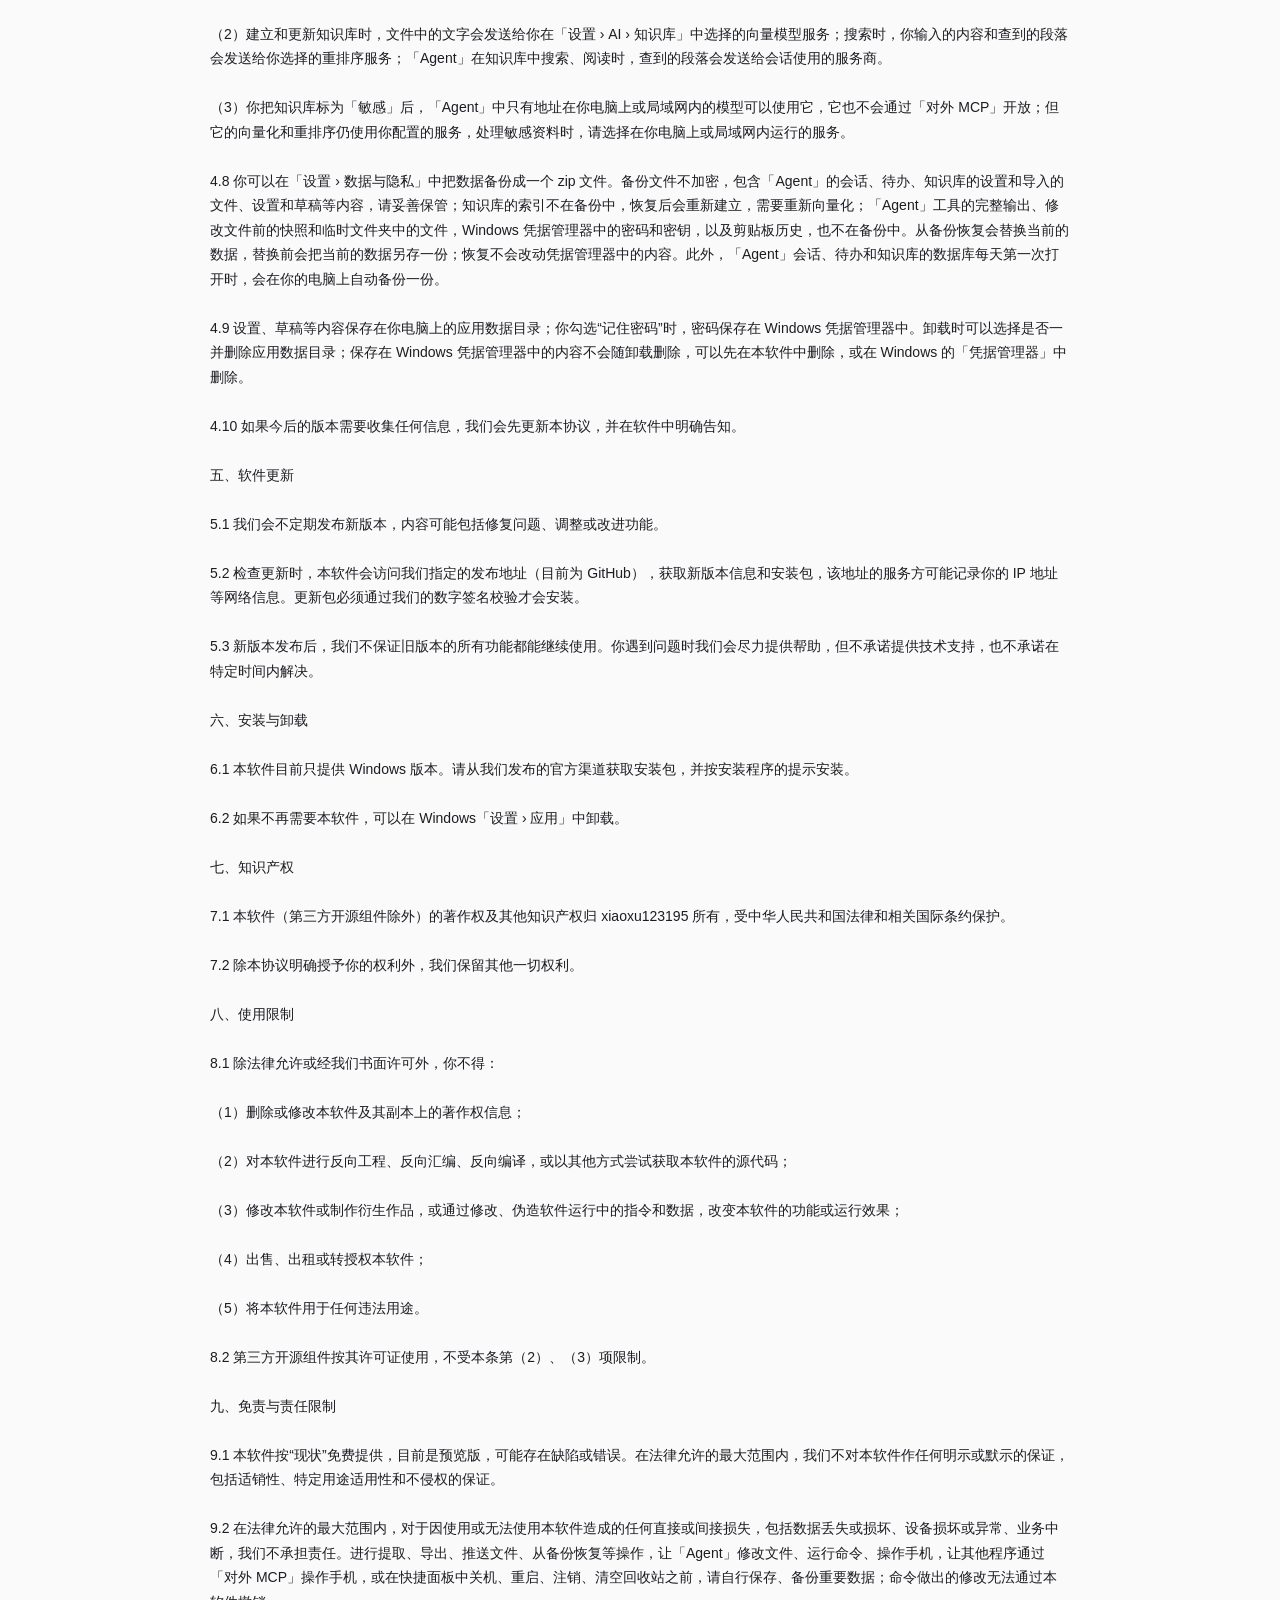
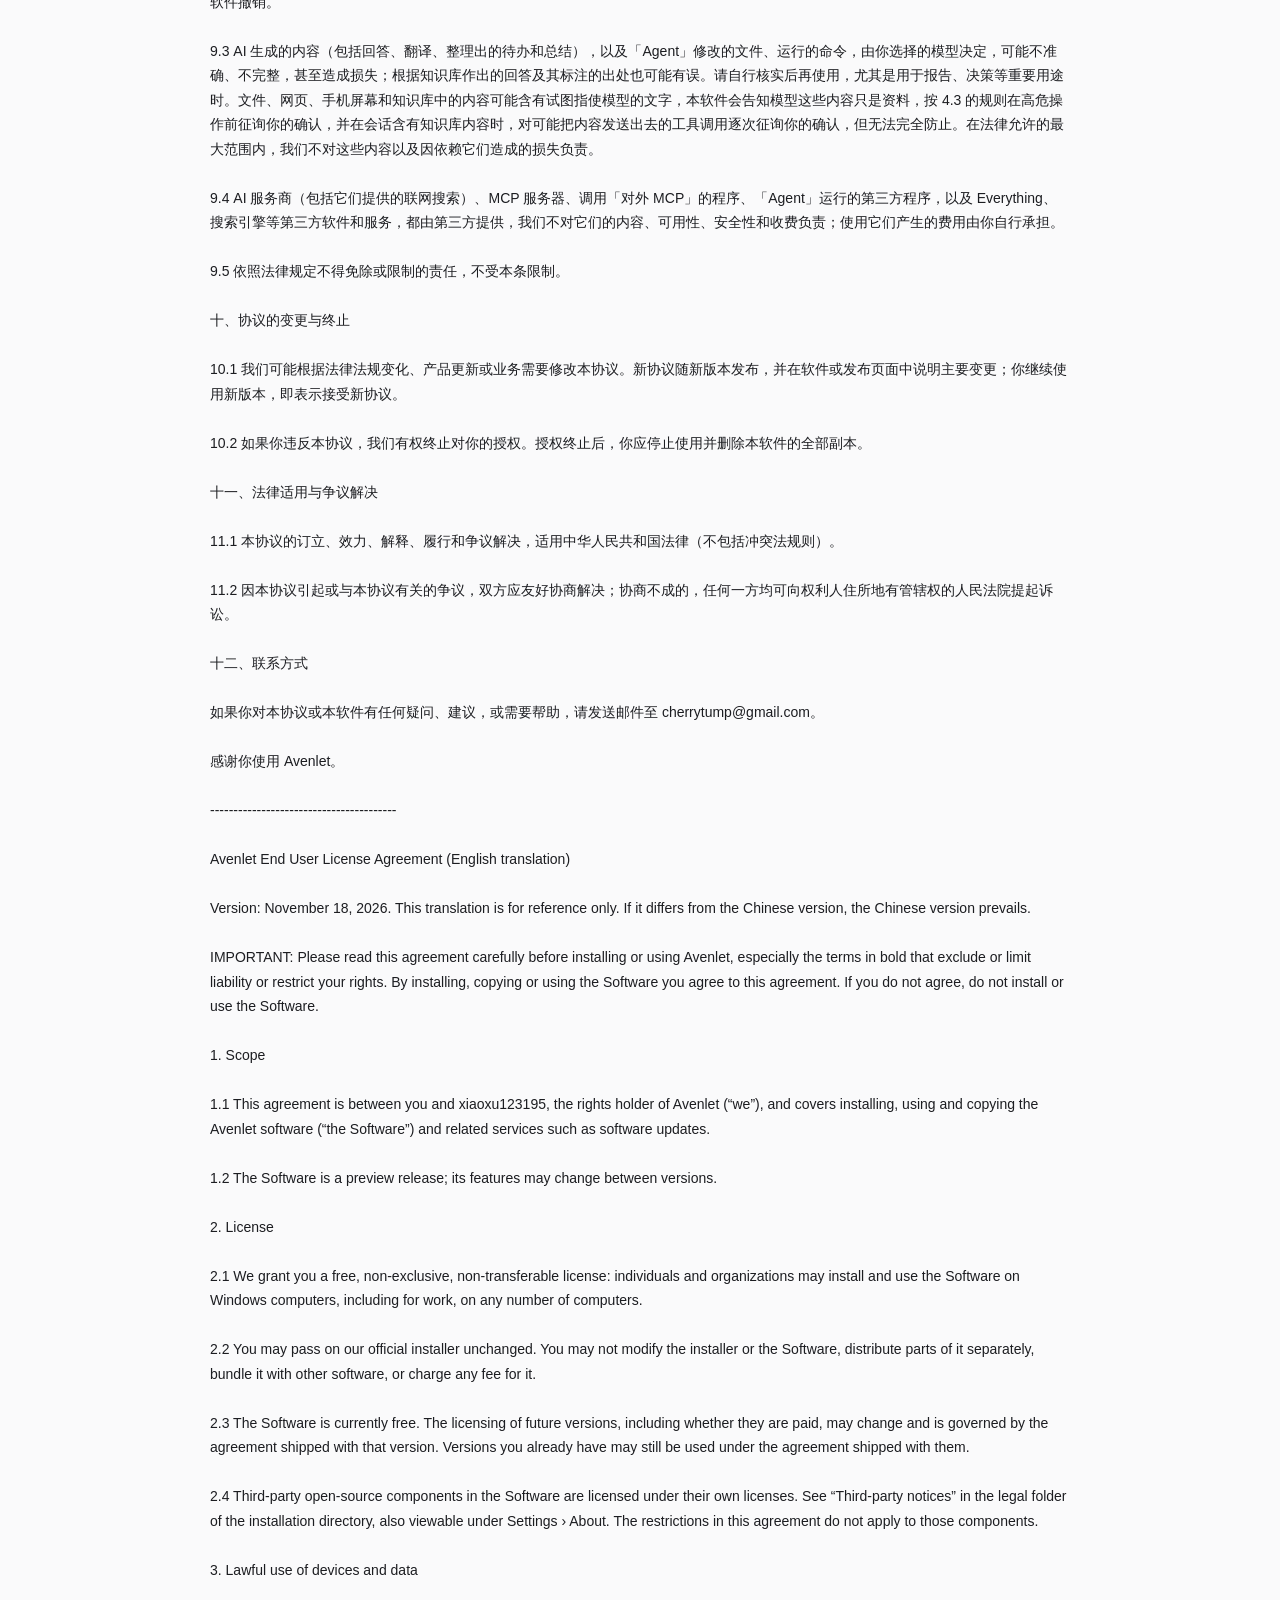
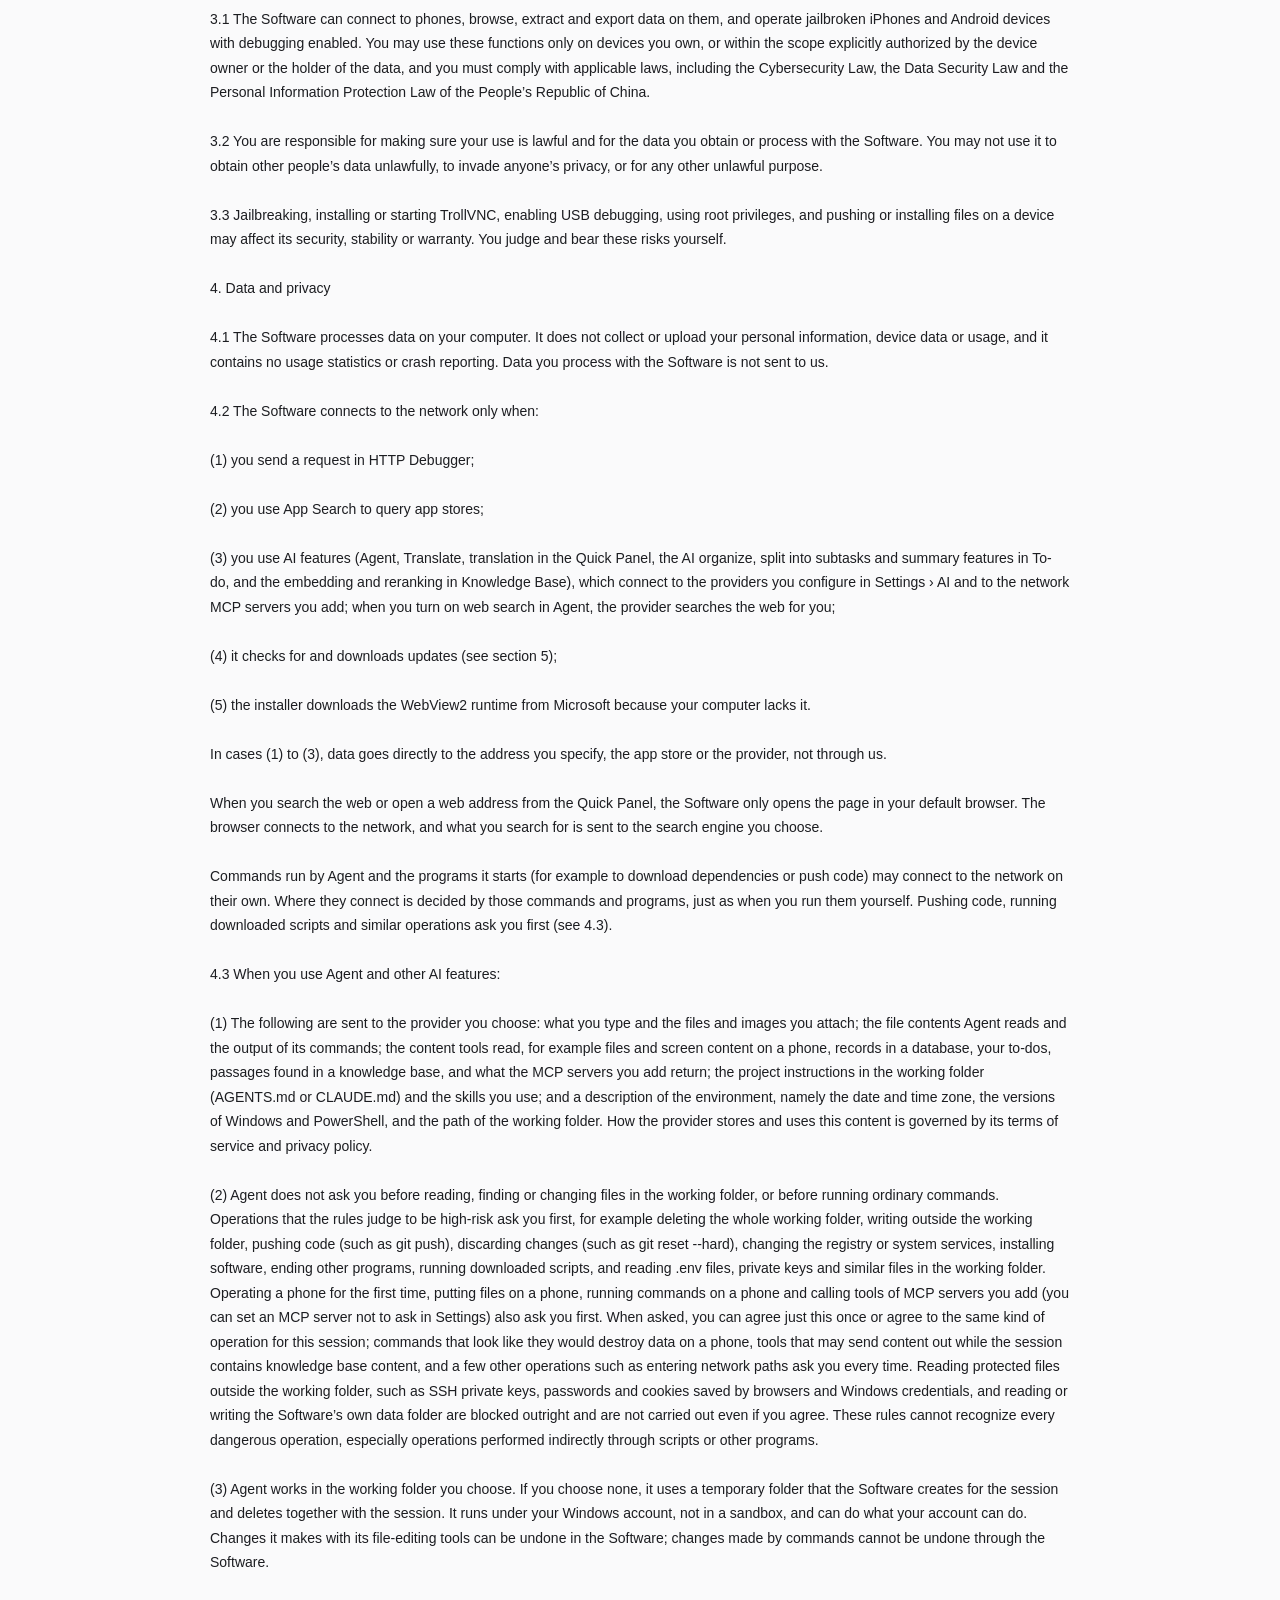
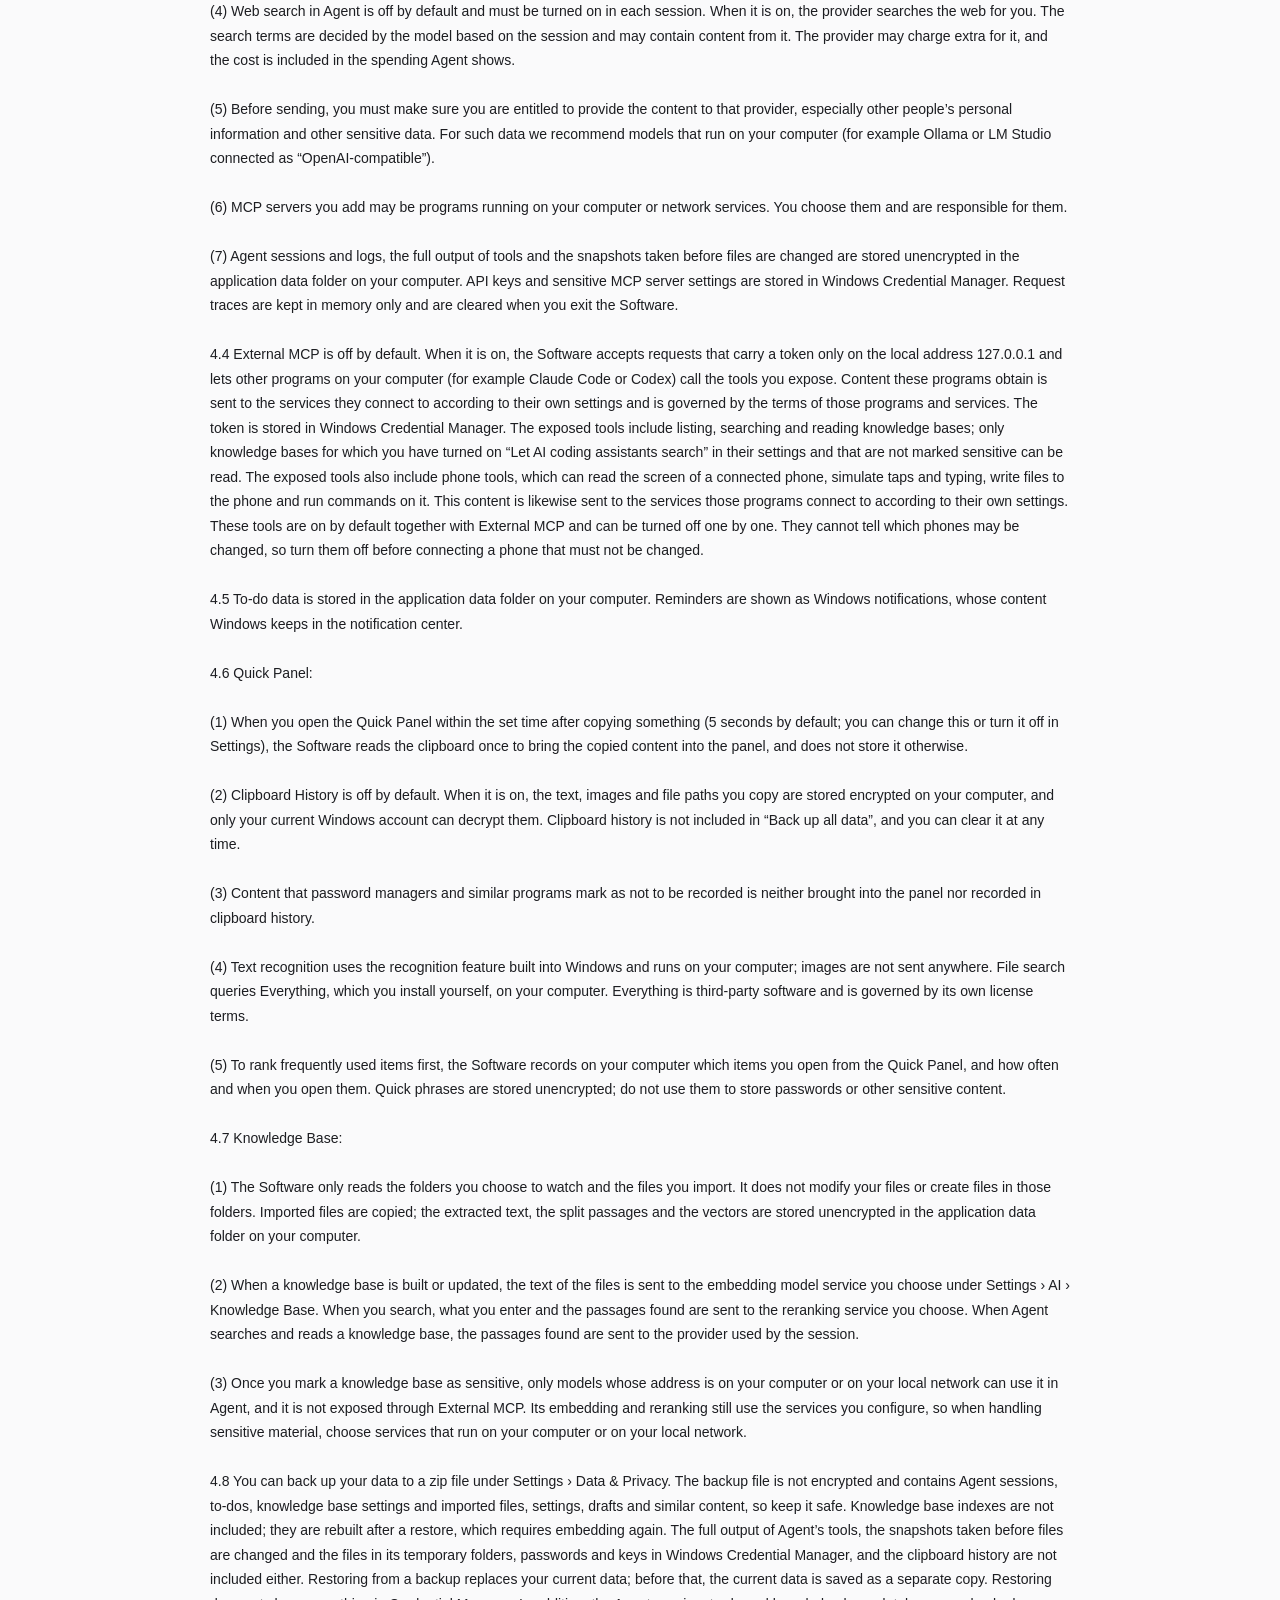
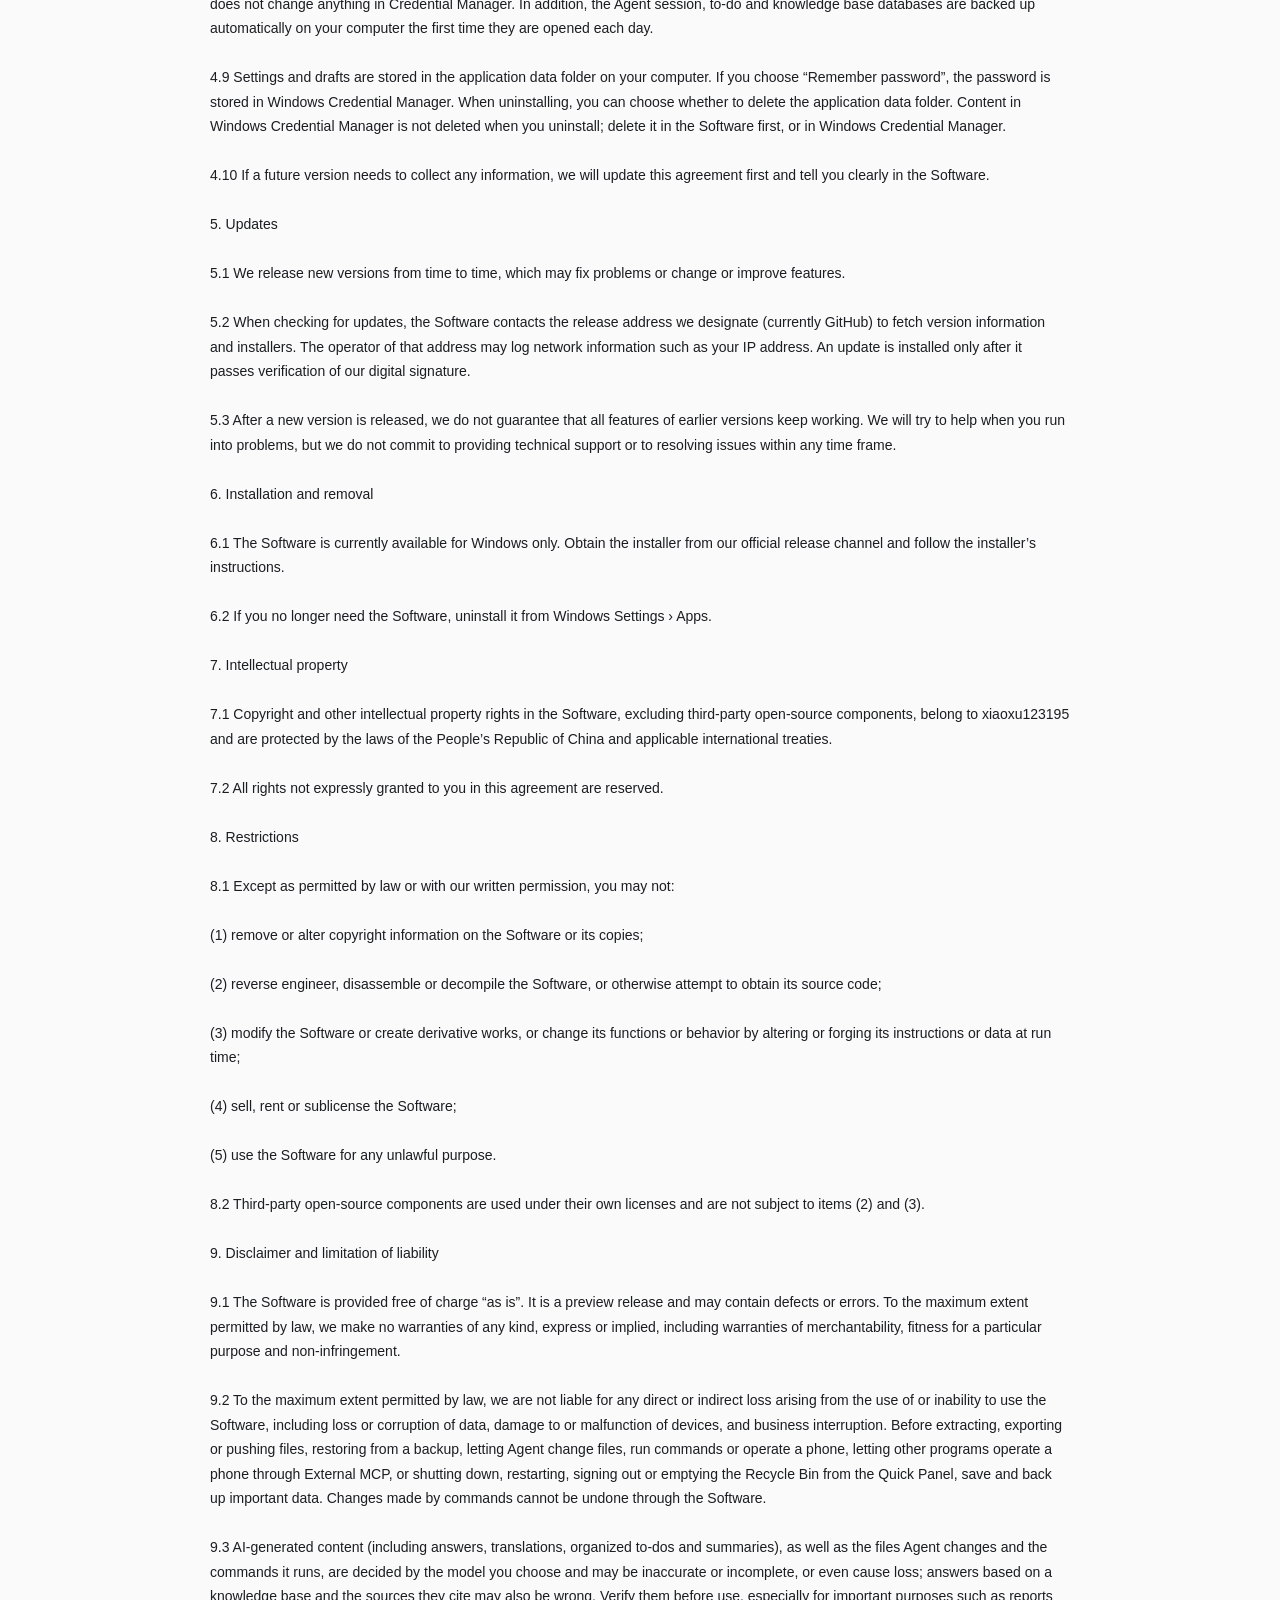
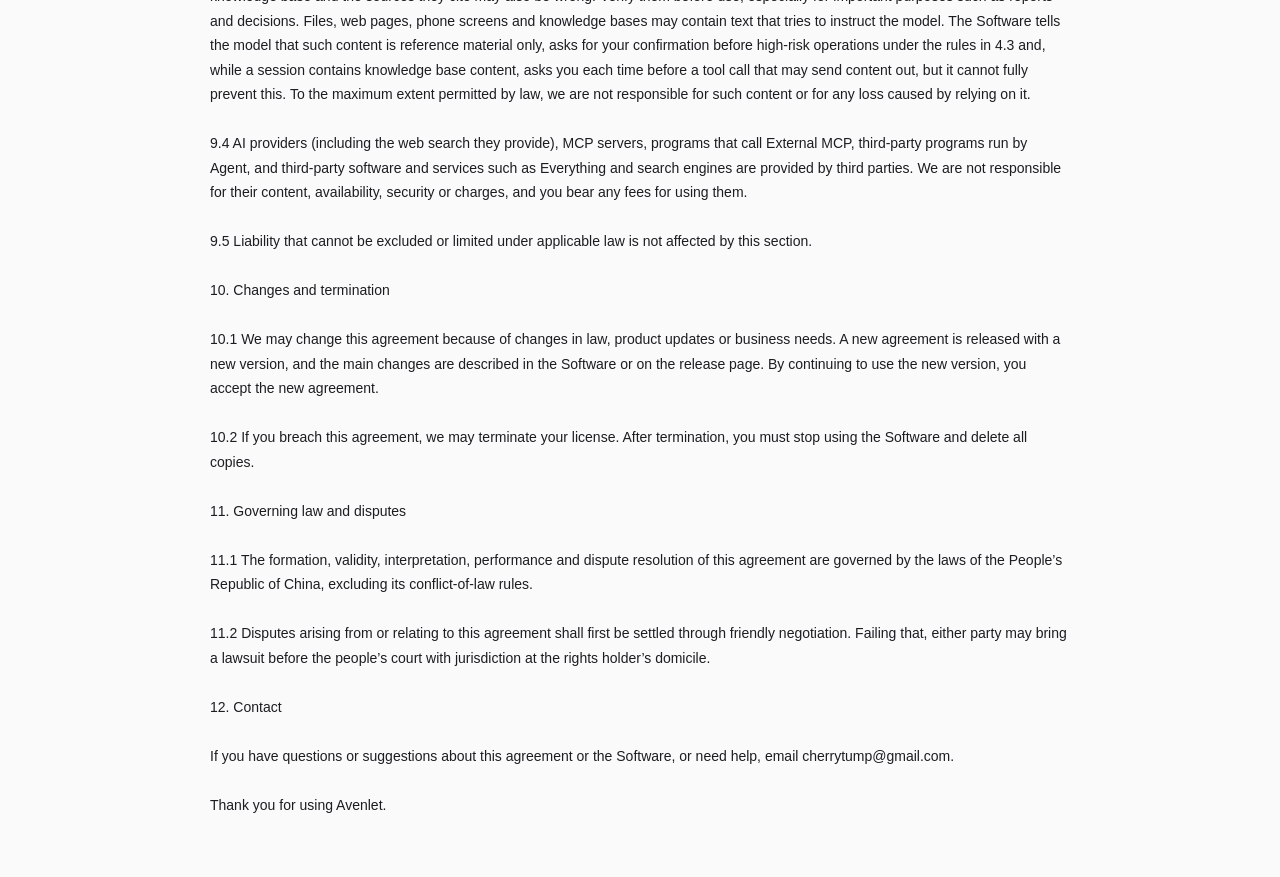
<file: eula.html>
<!doctype html>
<html lang="zh-CN">
<head>
<meta charset="utf-8">
<meta name="viewport" content="width=device-width, initial-scale=1">
<title>用户许可协议 · Avenlet</title>
<link rel="icon" href="favicon.svg" type="image/svg+xml">
<style>
  :root { color-scheme: light dark; --text: #1c1d21; --muted: #6b6e76; --bg: #fafafb; --line: #e4e4e8; }
  @media (prefers-color-scheme: dark) { :root { --text: #ececf0; --muted: #9a9ca4; --bg: #141417; --line: #2a2a30; } }
  body { margin: 0; background: var(--bg); color: var(--text); font: 14px/1.75 "Segoe UI Variable Text", "Segoe UI", "Microsoft YaHei UI", "PingFang SC", "Noto Sans SC", sans-serif; }
  nav, pre { max-width: 860px; margin: 0 auto; padding: 0 24px; }
  nav { padding-top: 28px; padding-bottom: 12px; border-bottom: 1px solid var(--line); }
  a { color: inherit; }
  pre { white-space: pre-wrap; word-break: break-word; font: inherit; padding-top: 20px; padding-bottom: 60px; }
</style>
</head>
<body>
<nav><a href="./">← 回到 Avenlet</a></nav>
<pre>Avenlet 用户许可协议

版本：2026 年 11 月 18 日

【重要提示】请在安装或使用 Avenlet 之前仔细阅读本协议，特别是以粗体标出的、免除或限制责任以及限制你权利的条款。你安装、复制或使用本软件，即表示你已阅读并同意本协议；如果不同意，请不要安装或使用本软件。

一、协议范围

1.1 本协议是你与 Avenlet 的权利人 xiaoxu123195（以下称“我们”）之间，就你安装、使用、复制 Avenlet 软件（以下称“本软件”）以及使用软件更新等相关服务所订立的协议。

1.2 本软件目前是预览版，功能可能随版本调整。

二、授权许可

2.1 我们授予你一项免费、非独占、不可转让的许可：个人和单位都可以在 Windows 电脑上安装和使用本软件，包括用于工作，安装数量不限。

2.2 你可以把我们发布的官方安装包原样转给他人；但不得修改安装包或本软件，不得拆分后单独分发，不得与其他软件捆绑分发，也不得为此收取任何费用。

2.3 本软件目前免费提供。今后版本的授权方式（包括是否收费）可能调整，以该版本附带的协议为准；你已经获得的版本，仍可按它附带的协议继续使用。

2.4 本软件包含的第三方开源组件按各自的许可证授权，详见安装目录 legal 文件夹中的《第三方组件声明》，也可以在本软件的「设置 › 关于」中查看。本协议中的限制条款不适用于这些组件。

三、合法使用设备与数据

3.1 本软件可以连接手机，浏览、提取和导出设备中的数据，并可以操作越狱的 iPhone 和开启了调试的 Android 设备。你只能在自己拥有的设备上，或在设备所有者、数据权利人明确授权的范围内使用这些功能，并遵守《中华人民共和国网络安全法》《中华人民共和国数据安全法》《中华人民共和国个人信息保护法》等法律法规。

3.2 你应当自行确认使用行为合法，并对通过本软件获取、处理的数据负责；不得将本软件用于非法获取他人数据、侵犯他人隐私或其他违法用途。

3.3 越狱、安装或启动 TrollVNC、开启 USB 调试、使用 root 权限、向设备推送或安装文件等操作，可能影响设备的安全性、稳定性或保修，相关风险由你自行判断并承担。

四、数据与隐私

4.1 本软件在你的电脑上处理数据，不收集、不上传你的个人信息、设备数据或使用情况，也不包含使用统计或崩溃报告功能。你在本软件中处理的数据不会发送给我们。

4.2 本软件只在下列情况下联网：

（1）你在「HTTP 调试」中发送请求；

（2）你使用「包名搜索」查询应用市场；

（3）你使用 AI 功能（包括「Agent」「翻译」、「快捷面板」里的翻译，「待办」里的 AI 整理、拆成子任务、写总结，以及「知识库」的向量化和重排序）时，连接你在「设置 › AI」中配置的服务商，以及你添加的网络 MCP 服务器；在「Agent」中打开联网搜索时，由服务商代你上网搜索；

（4）检查和下载软件更新（见第五条）；

（5）电脑缺少 WebView2 运行时，安装程序从微软下载。

第（1）至（3）种情况下，数据直接发送到你指定的地址、相应的应用市场或服务商，不经过我们。

在「快捷面板」中进行网页搜索或打开网址时，本软件只是用你的默认浏览器打开相应网页，由浏览器联网，你搜索的内容会发送给你选择的搜索引擎。

「Agent」运行的命令和由它启动的程序（例如下载依赖、推送代码）可能自行联网，连接到哪里由这些命令和程序决定，与你自己运行它们相同；其中推送代码、执行下载的脚本等操作会先问你（见 4.3）。

4.3 使用「Agent」和其他 AI 功能时：

（1）以下内容会发送给你选择的服务商：你输入的内容和附加的文件、图片；「Agent」读到的文件内容和命令的输出；工具读出的内容，例如手机上的文件和屏幕内容、数据库中的记录、你的待办、知识库中查到的段落，以及你添加的 MCP 服务器返回的内容；工作文件夹中的项目说明（AGENTS.md 或 CLAUDE.md）和你使用的 skills；运行环境的说明，即当天的日期和时区、Windows 和 PowerShell 的版本、工作文件夹的路径。服务商如何保存、使用这些内容，适用该服务商的服务条款和隐私政策。

（2）「Agent」读取、查找、修改工作文件夹中的文件，以及运行一般的命令时，不会先问你。规则判断为高危的操作会先问你，例如删除整个工作文件夹、写入工作文件夹以外的位置、推送代码（如 git push）、丢弃改动（如 git reset --hard）、修改注册表或系统服务、安装软件、结束其他程序、执行下载的脚本、读取工作文件夹中的 .env 和私钥这类文件。第一次操作某台手机、往手机上放文件、在手机上运行命令，以及调用你添加的 MCP 服务器的工具（你可以在设置中把某个 MCP 服务器设为不用问）时，也会先问你。问你时，你可以只同意这一次，也可以同意这个会话中的同类操作；看起来会破坏手机数据的命令、会话中含有知识库的内容时可能把内容发送出去的工具，以及进入网络路径等少数操作，每次都会先问你。读取工作文件夹以外的 SSH 私钥、浏览器保存的密码和 Cookie、Windows 凭据这类受保护的文件，以及读写本软件自己的数据目录，会被直接拦下，你同意也不会执行。这些规则无法识别所有危险操作，尤其是通过脚本或其他程序间接进行的操作。

（3）「Agent」在你选定的工作文件夹中工作；没有选定时，使用本软件为该会话建立的临时文件夹，删除会话时一并删除。它以你的 Windows 账户运行，不在沙箱中，能做你的账户能做的事。它通过修改文件的工具做出的修改可以在本软件中撤销；命令做出的修改无法通过本软件撤销。

（4）「Agent」的联网搜索默认关闭，需要在每个会话中单独打开。打开后由服务商代你上网搜索，搜索词由模型根据会话决定，可能包含会话中的内容；服务商可能另外收费，费用计入「Agent」显示的花费。

（5）发送之前，你应当确认自己有权把这些内容提供给该服务商，尤其是他人的个人信息和其他敏感数据。处理这类数据时，建议使用在你电脑上运行的模型（例如通过「OpenAI 兼容」方式接入的 Ollama、LM Studio）。

（6）你添加的 MCP 服务器可能是在你电脑上运行的程序，也可能是网络服务，由你自行选择并负责。

（7）「Agent」的会话和日志、工具的完整输出、修改文件前的快照，以不加密的形式保存在你电脑上的应用数据目录中；API 密钥和 MCP 服务器的敏感配置保存在 Windows 凭据管理器中；请求留档只保存在内存中，退出本软件即清除。

4.4 「对外 MCP」默认关闭。开启后，本软件只在本机地址 127.0.0.1 上接受带令牌的请求，把你开放的工具提供给你电脑上的其他程序（例如 Claude Code、Codex）调用；这些程序取得的内容会按它们自己的设置发送给它们连接的服务，适用这些程序和服务的条款。令牌保存在 Windows 凭据管理器中。开放的工具包括知识库的列出、搜索和读取；只有你在知识库设置中打开了「给 AI 编程助手查」、且未标为敏感的知识库，才能被读取。开放的工具还包括操作手机的工具：可以读取连着的手机的屏幕内容、模拟点击和输入、往手机写文件、在手机上执行命令，这些内容同样会按这些程序自己的设置发送给它们连接的服务。这类工具随「对外 MCP」一起默认开放，可以逐个关闭；它们分不清哪台手机可以改动，连接不能改动的手机时请先关闭。

4.5 「待办」的数据保存在你电脑上的应用数据目录中。提醒通过 Windows 系统通知显示，通知内容由 Windows 保留在通知中心里。

4.6 「快捷面板」：

（1）你复制后在设定的时间内（默认 5 秒，可以在设置中修改或关闭）呼出快捷面板时，本软件读取一次剪贴板，把复制的内容带进面板，不另外保存。

（2）「剪贴板历史」默认关闭。开启后，你复制的文字、图片和文件路径加密保存在你的电脑上，只有你当前的 Windows 账户能够解密；剪贴板历史不放进「备份全部数据」，你可以随时清空。

（3）密码管理器等程序标明不要记录的内容，本软件既不带进面板，也不记进剪贴板历史。

（4）文字识别使用 Windows 自带的识别功能，在你的电脑上完成，图片不会发送出去。文件搜索通过你自行安装的 Everything 在本机查询；Everything 是第三方软件，适用它自己的许可条款。

（5）为了把常用的项目排在前面，本软件在你的电脑上记录你从快捷面板打开过哪些项目，以及打开的次数和时间。快捷短语以不加密的形式保存，请不要用它保存密码等敏感内容。

4.7 「知识库」：

（1）本软件只读取你选定关注的文件夹和你导入的文件，不修改你的文件，也不在这些文件夹中创建文件。导入的文件会复制一份；读出的文字、切分后的段落和向量以不加密的形式保存在你电脑上的应用数据目录中。

（2）建立和更新知识库时，文件中的文字会发送给你在「设置 › AI › 知识库」中选择的向量模型服务；搜索时，你输入的内容和查到的段落会发送给你选择的重排序服务；「Agent」在知识库中搜索、阅读时，查到的段落会发送给会话使用的服务商。

（3）你把知识库标为「敏感」后，「Agent」中只有地址在你电脑上或局域网内的模型可以使用它，它也不会通过「对外 MCP」开放；但它的向量化和重排序仍使用你配置的服务，处理敏感资料时，请选择在你电脑上或局域网内运行的服务。

4.8 你可以在「设置 › 数据与隐私」中把数据备份成一个 zip 文件。备份文件不加密，包含「Agent」的会话、待办、知识库的设置和导入的文件、设置和草稿等内容，请妥善保管；知识库的索引不在备份中，恢复后会重新建立，需要重新向量化；「Agent」工具的完整输出、修改文件前的快照和临时文件夹中的文件，Windows 凭据管理器中的密码和密钥，以及剪贴板历史，也不在备份中。从备份恢复会替换当前的数据，替换前会把当前的数据另存一份；恢复不会改动凭据管理器中的内容。此外，「Agent」会话、待办和知识库的数据库每天第一次打开时，会在你的电脑上自动备份一份。

4.9 设置、草稿等内容保存在你电脑上的应用数据目录；你勾选“记住密码”时，密码保存在 Windows 凭据管理器中。卸载时可以选择是否一并删除应用数据目录；保存在 Windows 凭据管理器中的内容不会随卸载删除，可以先在本软件中删除，或在 Windows 的「凭据管理器」中删除。

4.10 如果今后的版本需要收集任何信息，我们会先更新本协议，并在软件中明确告知。

五、软件更新

5.1 我们会不定期发布新版本，内容可能包括修复问题、调整或改进功能。

5.2 检查更新时，本软件会访问我们指定的发布地址（目前为 GitHub），获取新版本信息和安装包，该地址的服务方可能记录你的 IP 地址等网络信息。更新包必须通过我们的数字签名校验才会安装。

5.3 新版本发布后，我们不保证旧版本的所有功能都能继续使用。你遇到问题时我们会尽力提供帮助，但不承诺提供技术支持，也不承诺在特定时间内解决。

六、安装与卸载

6.1 本软件目前只提供 Windows 版本。请从我们发布的官方渠道获取安装包，并按安装程序的提示安装。

6.2 如果不再需要本软件，可以在 Windows「设置 › 应用」中卸载。

七、知识产权

7.1 本软件（第三方开源组件除外）的著作权及其他知识产权归 xiaoxu123195 所有，受中华人民共和国法律和相关国际条约保护。

7.2 除本协议明确授予你的权利外，我们保留其他一切权利。

八、使用限制

8.1 除法律允许或经我们书面许可外，你不得：

（1）删除或修改本软件及其副本上的著作权信息；

（2）对本软件进行反向工程、反向汇编、反向编译，或以其他方式尝试获取本软件的源代码；

（3）修改本软件或制作衍生作品，或通过修改、伪造软件运行中的指令和数据，改变本软件的功能或运行效果；

（4）出售、出租或转授权本软件；

（5）将本软件用于任何违法用途。

8.2 第三方开源组件按其许可证使用，不受本条第（2）、（3）项限制。

九、免责与责任限制

9.1 本软件按“现状”免费提供，目前是预览版，可能存在缺陷或错误。在法律允许的最大范围内，我们不对本软件作任何明示或默示的保证，包括适销性、特定用途适用性和不侵权的保证。

9.2 在法律允许的最大范围内，对于因使用或无法使用本软件造成的任何直接或间接损失，包括数据丢失或损坏、设备损坏或异常、业务中断，我们不承担责任。进行提取、导出、推送文件、从备份恢复等操作，让「Agent」修改文件、运行命令、操作手机，让其他程序通过「对外 MCP」操作手机，或在快捷面板中关机、重启、注销、清空回收站之前，请自行保存、备份重要数据；命令做出的修改无法通过本软件撤销。

9.3 AI 生成的内容（包括回答、翻译、整理出的待办和总结），以及「Agent」修改的文件、运行的命令，由你选择的模型决定，可能不准确、不完整，甚至造成损失；根据知识库作出的回答及其标注的出处也可能有误。请自行核实后再使用，尤其是用于报告、决策等重要用途时。文件、网页、手机屏幕和知识库中的内容可能含有试图指使模型的文字，本软件会告知模型这些内容只是资料，按 4.3 的规则在高危操作前征询你的确认，并在会话含有知识库内容时，对可能把内容发送出去的工具调用逐次征询你的确认，但无法完全防止。在法律允许的最大范围内，我们不对这些内容以及因依赖它们造成的损失负责。

9.4 AI 服务商（包括它们提供的联网搜索）、MCP 服务器、调用「对外 MCP」的程序、「Agent」运行的第三方程序，以及 Everything、搜索引擎等第三方软件和服务，都由第三方提供，我们不对它们的内容、可用性、安全性和收费负责；使用它们产生的费用由你自行承担。

9.5 依照法律规定不得免除或限制的责任，不受本条限制。

十、协议的变更与终止

10.1 我们可能根据法律法规变化、产品更新或业务需要修改本协议。新协议随新版本发布，并在软件或发布页面中说明主要变更；你继续使用新版本，即表示接受新协议。

10.2 如果你违反本协议，我们有权终止对你的授权。授权终止后，你应停止使用并删除本软件的全部副本。

十一、法律适用与争议解决

11.1 本协议的订立、效力、解释、履行和争议解决，适用中华人民共和国法律（不包括冲突法规则）。

11.2 因本协议引起或与本协议有关的争议，双方应友好协商解决；协商不成的，任何一方均可向权利人住所地有管辖权的人民法院提起诉讼。

十二、联系方式

如果你对本协议或本软件有任何疑问、建议，或需要帮助，请发送邮件至 cherrytump@gmail.com。

感谢你使用 Avenlet。

----------------------------------------

Avenlet End User License Agreement (English translation)

Version: November 18, 2026. This translation is for reference only. If it differs from the Chinese version, the Chinese version prevails.

IMPORTANT: Please read this agreement carefully before installing or using Avenlet, especially the terms in bold that exclude or limit liability or restrict your rights. By installing, copying or using the Software you agree to this agreement. If you do not agree, do not install or use the Software.

1. Scope

1.1 This agreement is between you and xiaoxu123195, the rights holder of Avenlet (“we”), and covers installing, using and copying the Avenlet software (“the Software”) and related services such as software updates.

1.2 The Software is a preview release; its features may change between versions.

2. License

2.1 We grant you a free, non-exclusive, non-transferable license: individuals and organizations may install and use the Software on Windows computers, including for work, on any number of computers.

2.2 You may pass on our official installer unchanged. You may not modify the installer or the Software, distribute parts of it separately, bundle it with other software, or charge any fee for it.

2.3 The Software is currently free. The licensing of future versions, including whether they are paid, may change and is governed by the agreement shipped with that version. Versions you already have may still be used under the agreement shipped with them.

2.4 Third-party open-source components in the Software are licensed under their own licenses. See “Third-party notices” in the legal folder of the installation directory, also viewable under Settings › About. The restrictions in this agreement do not apply to those components.

3. Lawful use of devices and data

3.1 The Software can connect to phones, browse, extract and export data on them, and operate jailbroken iPhones and Android devices with debugging enabled. You may use these functions only on devices you own, or within the scope explicitly authorized by the device owner or the holder of the data, and you must comply with applicable laws, including the Cybersecurity Law, the Data Security Law and the Personal Information Protection Law of the People’s Republic of China.

3.2 You are responsible for making sure your use is lawful and for the data you obtain or process with the Software. You may not use it to obtain other people’s data unlawfully, to invade anyone’s privacy, or for any other unlawful purpose.

3.3 Jailbreaking, installing or starting TrollVNC, enabling USB debugging, using root privileges, and pushing or installing files on a device may affect its security, stability or warranty. You judge and bear these risks yourself.

4. Data and privacy

4.1 The Software processes data on your computer. It does not collect or upload your personal information, device data or usage, and it contains no usage statistics or crash reporting. Data you process with the Software is not sent to us.

4.2 The Software connects to the network only when:

(1) you send a request in HTTP Debugger;

(2) you use App Search to query app stores;

(3) you use AI features (Agent, Translate, translation in the Quick Panel, the AI organize, split into subtasks and summary features in To-do, and the embedding and reranking in Knowledge Base), which connect to the providers you configure in Settings › AI and to the network MCP servers you add; when you turn on web search in Agent, the provider searches the web for you;

(4) it checks for and downloads updates (see section 5);

(5) the installer downloads the WebView2 runtime from Microsoft because your computer lacks it.

In cases (1) to (3), data goes directly to the address you specify, the app store or the provider, not through us.

When you search the web or open a web address from the Quick Panel, the Software only opens the page in your default browser. The browser connects to the network, and what you search for is sent to the search engine you choose.

Commands run by Agent and the programs it starts (for example to download dependencies or push code) may connect to the network on their own. Where they connect is decided by those commands and programs, just as when you run them yourself. Pushing code, running downloaded scripts and similar operations ask you first (see 4.3).

4.3 When you use Agent and other AI features:

(1) The following are sent to the provider you choose: what you type and the files and images you attach; the file contents Agent reads and the output of its commands; the content tools read, for example files and screen content on a phone, records in a database, your to-dos, passages found in a knowledge base, and what the MCP servers you add return; the project instructions in the working folder (AGENTS.md or CLAUDE.md) and the skills you use; and a description of the environment, namely the date and time zone, the versions of Windows and PowerShell, and the path of the working folder. How the provider stores and uses this content is governed by its terms of service and privacy policy.

(2) Agent does not ask you before reading, finding or changing files in the working folder, or before running ordinary commands. Operations that the rules judge to be high-risk ask you first, for example deleting the whole working folder, writing outside the working folder, pushing code (such as git push), discarding changes (such as git reset --hard), changing the registry or system services, installing software, ending other programs, running downloaded scripts, and reading .env files, private keys and similar files in the working folder. Operating a phone for the first time, putting files on a phone, running commands on a phone and calling tools of MCP servers you add (you can set an MCP server not to ask in Settings) also ask you first. When asked, you can agree just this once or agree to the same kind of operation for this session; commands that look like they would destroy data on a phone, tools that may send content out while the session contains knowledge base content, and a few other operations such as entering network paths ask you every time. Reading protected files outside the working folder, such as SSH private keys, passwords and cookies saved by browsers and Windows credentials, and reading or writing the Software’s own data folder are blocked outright and are not carried out even if you agree. These rules cannot recognize every dangerous operation, especially operations performed indirectly through scripts or other programs.

(3) Agent works in the working folder you choose. If you choose none, it uses a temporary folder that the Software creates for the session and deletes together with the session. It runs under your Windows account, not in a sandbox, and can do what your account can do. Changes it makes with its file-editing tools can be undone in the Software; changes made by commands cannot be undone through the Software.

(4) Web search in Agent is off by default and must be turned on in each session. When it is on, the provider searches the web for you. The search terms are decided by the model based on the session and may contain content from it. The provider may charge extra for it, and the cost is included in the spending Agent shows.

(5) Before sending, you must make sure you are entitled to provide the content to that provider, especially other people’s personal information and other sensitive data. For such data we recommend models that run on your computer (for example Ollama or LM Studio connected as “OpenAI-compatible”).

(6) MCP servers you add may be programs running on your computer or network services. You choose them and are responsible for them.

(7) Agent sessions and logs, the full output of tools and the snapshots taken before files are changed are stored unencrypted in the application data folder on your computer. API keys and sensitive MCP server settings are stored in Windows Credential Manager. Request traces are kept in memory only and are cleared when you exit the Software.

4.4 External MCP is off by default. When it is on, the Software accepts requests that carry a token only on the local address 127.0.0.1 and lets other programs on your computer (for example Claude Code or Codex) call the tools you expose. Content these programs obtain is sent to the services they connect to according to their own settings and is governed by the terms of those programs and services. The token is stored in Windows Credential Manager. The exposed tools include listing, searching and reading knowledge bases; only knowledge bases for which you have turned on “Let AI coding assistants search” in their settings and that are not marked sensitive can be read. The exposed tools also include phone tools, which can read the screen of a connected phone, simulate taps and typing, write files to the phone and run commands on it. This content is likewise sent to the services those programs connect to according to their own settings. These tools are on by default together with External MCP and can be turned off one by one. They cannot tell which phones may be changed, so turn them off before connecting a phone that must not be changed.

4.5 To-do data is stored in the application data folder on your computer. Reminders are shown as Windows notifications, whose content Windows keeps in the notification center.

4.6 Quick Panel:

(1) When you open the Quick Panel within the set time after copying something (5 seconds by default; you can change this or turn it off in Settings), the Software reads the clipboard once to bring the copied content into the panel, and does not store it otherwise.

(2) Clipboard History is off by default. When it is on, the text, images and file paths you copy are stored encrypted on your computer, and only your current Windows account can decrypt them. Clipboard history is not included in “Back up all data”, and you can clear it at any time.

(3) Content that password managers and similar programs mark as not to be recorded is neither brought into the panel nor recorded in clipboard history.

(4) Text recognition uses the recognition feature built into Windows and runs on your computer; images are not sent anywhere. File search queries Everything, which you install yourself, on your computer. Everything is third-party software and is governed by its own license terms.

(5) To rank frequently used items first, the Software records on your computer which items you open from the Quick Panel, and how often and when you open them. Quick phrases are stored unencrypted; do not use them to store passwords or other sensitive content.

4.7 Knowledge Base:

(1) The Software only reads the folders you choose to watch and the files you import. It does not modify your files or create files in those folders. Imported files are copied; the extracted text, the split passages and the vectors are stored unencrypted in the application data folder on your computer.

(2) When a knowledge base is built or updated, the text of the files is sent to the embedding model service you choose under Settings › AI › Knowledge Base. When you search, what you enter and the passages found are sent to the reranking service you choose. When Agent searches and reads a knowledge base, the passages found are sent to the provider used by the session.

(3) Once you mark a knowledge base as sensitive, only models whose address is on your computer or on your local network can use it in Agent, and it is not exposed through External MCP. Its embedding and reranking still use the services you configure, so when handling sensitive material, choose services that run on your computer or on your local network.

4.8 You can back up your data to a zip file under Settings › Data &amp; Privacy. The backup file is not encrypted and contains Agent sessions, to-dos, knowledge base settings and imported files, settings, drafts and similar content, so keep it safe. Knowledge base indexes are not included; they are rebuilt after a restore, which requires embedding again. The full output of Agent’s tools, the snapshots taken before files are changed and the files in its temporary folders, passwords and keys in Windows Credential Manager, and the clipboard history are not included either. Restoring from a backup replaces your current data; before that, the current data is saved as a separate copy. Restoring does not change anything in Credential Manager. In addition, the Agent session, to-do and knowledge base databases are backed up automatically on your computer the first time they are opened each day.

4.9 Settings and drafts are stored in the application data folder on your computer. If you choose “Remember password”, the password is stored in Windows Credential Manager. When uninstalling, you can choose whether to delete the application data folder. Content in Windows Credential Manager is not deleted when you uninstall; delete it in the Software first, or in Windows Credential Manager.

4.10 If a future version needs to collect any information, we will update this agreement first and tell you clearly in the Software.

5. Updates

5.1 We release new versions from time to time, which may fix problems or change or improve features.

5.2 When checking for updates, the Software contacts the release address we designate (currently GitHub) to fetch version information and installers. The operator of that address may log network information such as your IP address. An update is installed only after it passes verification of our digital signature.

5.3 After a new version is released, we do not guarantee that all features of earlier versions keep working. We will try to help when you run into problems, but we do not commit to providing technical support or to resolving issues within any time frame.

6. Installation and removal

6.1 The Software is currently available for Windows only. Obtain the installer from our official release channel and follow the installer’s instructions.

6.2 If you no longer need the Software, uninstall it from Windows Settings › Apps.

7. Intellectual property

7.1 Copyright and other intellectual property rights in the Software, excluding third-party open-source components, belong to xiaoxu123195 and are protected by the laws of the People’s Republic of China and applicable international treaties.

7.2 All rights not expressly granted to you in this agreement are reserved.

8. Restrictions

8.1 Except as permitted by law or with our written permission, you may not:

(1) remove or alter copyright information on the Software or its copies;

(2) reverse engineer, disassemble or decompile the Software, or otherwise attempt to obtain its source code;

(3) modify the Software or create derivative works, or change its functions or behavior by altering or forging its instructions or data at run time;

(4) sell, rent or sublicense the Software;

(5) use the Software for any unlawful purpose.

8.2 Third-party open-source components are used under their own licenses and are not subject to items (2) and (3).

9. Disclaimer and limitation of liability

9.1 The Software is provided free of charge “as is”. It is a preview release and may contain defects or errors. To the maximum extent permitted by law, we make no warranties of any kind, express or implied, including warranties of merchantability, fitness for a particular purpose and non-infringement.

9.2 To the maximum extent permitted by law, we are not liable for any direct or indirect loss arising from the use of or inability to use the Software, including loss or corruption of data, damage to or malfunction of devices, and business interruption. Before extracting, exporting or pushing files, restoring from a backup, letting Agent change files, run commands or operate a phone, letting other programs operate a phone through External MCP, or shutting down, restarting, signing out or emptying the Recycle Bin from the Quick Panel, save and back up important data. Changes made by commands cannot be undone through the Software.

9.3 AI-generated content (including answers, translations, organized to-dos and summaries), as well as the files Agent changes and the commands it runs, are decided by the model you choose and may be inaccurate or incomplete, or even cause loss; answers based on a knowledge base and the sources they cite may also be wrong. Verify them before use, especially for important purposes such as reports and decisions. Files, web pages, phone screens and knowledge bases may contain text that tries to instruct the model. The Software tells the model that such content is reference material only, asks for your confirmation before high-risk operations under the rules in 4.3 and, while a session contains knowledge base content, asks you each time before a tool call that may send content out, but it cannot fully prevent this. To the maximum extent permitted by law, we are not responsible for such content or for any loss caused by relying on it.

9.4 AI providers (including the web search they provide), MCP servers, programs that call External MCP, third-party programs run by Agent, and third-party software and services such as Everything and search engines are provided by third parties. We are not responsible for their content, availability, security or charges, and you bear any fees for using them.

9.5 Liability that cannot be excluded or limited under applicable law is not affected by this section.

10. Changes and termination

10.1 We may change this agreement because of changes in law, product updates or business needs. A new agreement is released with a new version, and the main changes are described in the Software or on the release page. By continuing to use the new version, you accept the new agreement.

10.2 If you breach this agreement, we may terminate your license. After termination, you must stop using the Software and delete all copies.

11. Governing law and disputes

11.1 The formation, validity, interpretation, performance and dispute resolution of this agreement are governed by the laws of the People’s Republic of China, excluding its conflict-of-law rules.

11.2 Disputes arising from or relating to this agreement shall first be settled through friendly negotiation. Failing that, either party may bring a lawsuit before the people’s court with jurisdiction at the rights holder’s domicile.

12. Contact

If you have questions or suggestions about this agreement or the Software, or need help, email cherrytump@gmail.com.

Thank you for using Avenlet.
</pre>
</body>
</html>
</file>
<file: page.css>
/* Avenlet 的网站（docs/dev/SITE.md；发版后由 scripts/site.mjs 填上版本号、大小、SHA-256）。颜色沿用应用的中性灰（frontend/src/styles/app.css），紫色只给品牌：logo、水波、焦点、链接。 */
:root {
  color-scheme: light;
  --bg: #fbfbfc;
  --surface: #fff;
  --rail: #f4f4f6;
  --sunk: #f7f7f8;
  --text: #1c1d21;
  --secondary: #55575e;
  --muted: #868890;
  --line: rgba(28, 29, 33, 0.065);
  --line-strong: rgba(28, 29, 33, 0.11);
  --brand: #7560ed;
  --wave: 117, 96, 237;
  --ink: #1c1d21;
  --on-ink: #fff;
  --add: #27816b;
  --del: #c24a5b;
  --icon-rest: 0.1;
  --shadow: 0 24px 80px rgb(25 24 45 / 0.1), 0 2px 8px rgb(25 24 45 / 0.04);
  --card-shadow: 0 1px 2px rgb(25 24 45 / 0.04);
  --mono: "Cascadia Mono", Consolas, "Microsoft YaHei UI", monospace;
  /* 应用窗口复刻：和应用的 app.css 一样（窗口底色、悬停、描边） */
  --app-rail: #eeeef0;
  --app-border: #dcdcdf;
  --warn: #b7791f;
}
:root[data-theme="dark"] {
  color-scheme: dark;
  --bg: #111215;
  --surface: #1a1b1f;
  --rail: #151619;
  --sunk: #16171a;
  --text: #ececf0;
  --secondary: #b4b6be;
  --muted: #888b94;
  --line: rgba(236, 236, 240, 0.06);
  --line-strong: rgba(236, 236, 240, 0.11);
  --brand: #b0a0ff;
  --wave: 150, 128, 255;
  --ink: #ececf0;
  --on-ink: #18191d;
  --add: #7ccaae;
  --del: #ed99a3;
  --icon-rest: 0.12;
  --shadow: 0 24px 80px rgb(0 0 0 / 0.45), 0 2px 8px rgb(0 0 0 / 0.3);
  --card-shadow: 0 1px 2px rgb(0 0 0 / 0.3);
  --app-rail: #151619;
  --app-border: #3d3e44;
  --warn: #e0b065;
}
* { box-sizing: border-box; }
html { background: var(--bg); scroll-behavior: smooth; }
body {
  margin: 0; color: var(--text); overflow-x: hidden;
  font-family: Inter, "Segoe UI Variable Text", "Segoe UI", "Microsoft YaHei UI", "PingFang SC", "Noto Sans SC", sans-serif;
  -webkit-font-smoothing: antialiased;
}
a { color: inherit; text-decoration: none; }
.mono { font-family: var(--mono); }
svg.i { width: 16px; height: 16px; fill: none; stroke: currentColor; stroke-width: 1.7; stroke-linecap: round; stroke-linejoin: round; flex: none; }

/* 顶栏 */
.bar {
  position: fixed; inset: 0 0 auto 0; z-index: 40;
  height: 60px; padding: 0 max(24px, calc(50% - 600px));
  display: flex; align-items: center; gap: 32px;
  background: color-mix(in srgb, var(--bg) 72%, transparent);
  backdrop-filter: blur(14px) saturate(1.4);
  border-bottom: 1px solid transparent; transition: border-color .2s;
}
.bar.scrolled { border-bottom-color: var(--line-strong); }
.brand { display: flex; align-items: center; gap: 10px; font-weight: 650; font-size: 16px; letter-spacing: -0.01em; }
.brand svg { width: 26px; height: 26px; }
.bar nav { display: flex; gap: 26px; margin-left: 8px; font-size: 14px; color: var(--secondary); }
.bar nav a:hover { color: var(--text); }
.bar .right { margin-left: auto; display: flex; align-items: center; gap: 10px; }
.icon-btn { width: 34px; height: 34px; display: grid; place-items: center; border-radius: 8px; color: var(--secondary); border: 0; background: none; cursor: pointer; }
.icon-btn:hover { background: rgba(var(--wave), 0.08); color: var(--text); }
.icon-btn svg { width: 17px; height: 17px; }

/* 按钮 */
.btn {
  display: inline-flex; align-items: center; gap: 10px; height: 46px; padding: 0 22px; border-radius: 10px;
  font-size: 15px; font-weight: 600; white-space: nowrap; transition: transform .15s, box-shadow .15s, border-color .15s;
}
.btn:active { transform: translateY(1px); }
.btn-primary { background: var(--ink); color: var(--on-ink); box-shadow: 0 1px 0 rgb(255 255 255 / 0.12) inset, 0 8px 24px rgb(25 24 45 / 0.16); }
.btn-primary:hover { box-shadow: 0 1px 0 rgb(255 255 255 / 0.12) inset, 0 10px 30px rgba(var(--wave), 0.28); }
.btn-primary .win { width: 16px; height: 16px; }
.btn-primary .ver { font-size: 12px; font-weight: 500; opacity: .62; padding-left: 10px; border-left: 1px solid currentColor; }
.btn-ghost { color: var(--text); border: 1px solid var(--line-strong); background: color-mix(in srgb, var(--surface) 70%, transparent); }
.btn-ghost:hover { border-color: rgba(var(--wave), 0.45); }
.btn-small { height: 34px; padding: 0 14px; font-size: 13px; border-radius: 8px; }

/* 方格水波（首屏、下载区） */
.gridded { --cell: 56px; position: relative; overflow: hidden; }
canvas.grid {
  position: absolute; inset: 0; width: 100%; height: 100%; display: block;
  -webkit-mask-image: radial-gradient(ellipse 70% 86% at 50% 24%, #000 34%, rgba(0, 0, 0, 0.55) 58%, transparent 84%);
  mask-image: radial-gradient(ellipse 70% 86% at 50% 24%, #000 34%, rgba(0, 0, 0, 0.55) 58%, transparent 84%);
}
.tip {
  position: absolute; z-index: 5; transform: translateX(-50%); font-size: 12px; color: var(--secondary); white-space: nowrap;
  pointer-events: none; opacity: 0; transition: opacity .15s;
  background: var(--surface); border: 1px solid var(--line-strong); border-radius: 6px; padding: 3px 8px;
}
.tip.on { opacity: 1; }

/* 首屏：标题、按钮，下面紧跟应用窗口（首屏底部露出上半截）。网格只画上面 1000px，往下淡出。 */
.hero { padding-bottom: 72px; }
.hero canvas.grid { bottom: auto; height: 1000px; }
.hero-inner { position: relative; z-index: 3; pointer-events: none; padding: calc(var(--cell) * 2) 20px 0; display: flex; flex-direction: column; align-items: center; text-align: center; }
.hero-inner a, .hero-inner button { pointer-events: auto; }
.mark { height: calc(var(--cell) * 2); width: calc(var(--cell) * 2); display: grid; place-items: center; }
.mark svg { width: 88px; height: 88px; filter: drop-shadow(0 14px 30px rgba(var(--wave), 0.35)); }
.mark.drop svg { animation: drop .62s cubic-bezier(.2, .9, .25, 1.15) both; }
@keyframes drop { from { transform: translateY(-34px) scale(.92); opacity: 0; } to { transform: none; opacity: 1; } }
h1 { margin: 34px 0 0; font-size: clamp(34px, 4.6vw, 54px); line-height: 1.18; font-weight: 700; letter-spacing: 0.01em; text-wrap: balance; }
.lede { margin: 20px 0 0; max-width: 620px; font-size: 17px; line-height: 1.75; color: var(--secondary); text-wrap: pretty; }
.cta { margin-top: 34px; display: flex; gap: 12px; flex-wrap: wrap; justify-content: center; }
.meta { margin: 18px 0 0; font-size: 12.5px; color: var(--muted); letter-spacing: 0.02em; }
.meta b { font-weight: 500; color: var(--secondary); }

/* 区块 */
.sec { position: relative; max-width: 1168px; margin: 0 auto; padding: 120px 24px 40px; }
.sec + .sec { padding-top: 96px; }
/* 两块之间一条淡淡的方格带，接着首屏的网格 */
.band { height: 57px; margin: 40px auto 0; max-width: 1400px;
  background-image: linear-gradient(var(--line) 1px, transparent 1px), linear-gradient(90deg, var(--line) 1px, transparent 1px);
  background-size: 56px 56px; background-position: center top;
  -webkit-mask-image: linear-gradient(90deg, transparent, #000 25%, #000 75%, transparent);
  mask-image: linear-gradient(90deg, transparent, #000 25%, #000 75%, transparent); }
.sec-head { display: grid; grid-template-columns: 1fr minmax(0, 420px); gap: 40px; align-items: end; margin-bottom: 44px; }
.eyebrow { margin: 0 0 12px; font: 500 12px/1 var(--mono); letter-spacing: .08em; color: var(--brand); text-transform: uppercase; }
h2 { margin: 0; font-size: clamp(28px, 3.2vw, 40px); line-height: 1.22; font-weight: 700; letter-spacing: .01em; }
.sec-side { margin: 0; font-size: 16px; line-height: 1.8; color: var(--secondary); }
.card { background: var(--surface); border: 1px solid var(--line-strong); border-radius: 14px; box-shadow: var(--card-shadow); }

/* 应用窗口（界面复刻，照 app.css、agent.css 的尺寸；示例内容是中性的） */
.shot { position: relative; z-index: 4; max-width: 1168px; margin: 64px auto 0; padding: 0 24px; }
.shot::before {
  content: ""; position: absolute; z-index: -1; left: -2%; right: -2%; top: -70px; height: 360px; pointer-events: none;
  background: radial-gradient(48% 46% at 50% 42%, rgba(var(--wave), 0.30), rgba(var(--wave), 0.10) 55%, transparent 78%); filter: blur(28px);
}
.app { position: relative; border: 1px solid var(--app-border); border-radius: 12px; overflow: hidden; background: var(--app-rail); box-shadow: var(--shadow); font-size: 13px; text-align: left; }
.building .app { animation: rise 0.8s cubic-bezier(0.2, 0.75, 0.25, 1) 0.2s both; }
@keyframes rise { from { opacity: 0; transform: translateY(44px); } to { opacity: 1; transform: none; } }
.app .tb { height: 42px; display: flex; align-items: center; gap: 2px; padding-left: 9px; position: relative; color: var(--secondary); }
.app .tb .cb { width: 30px; height: 28px; display: grid; place-items: center; border-radius: 6px; }
.app .tb .cb.off { opacity: 0.3; }
.app .tb .dv { width: 1px; height: 14px; background: var(--app-border); margin: 0 7px; }
.app .tb .cap { position: absolute; left: 50%; transform: translateX(-50%); font-size: 11px; }
.app .tb .end { margin-left: auto; display: flex; align-items: center; height: 100%; }
.app .tb .wc { width: 46px; height: 100%; display: grid; place-items: center; }
.app .tb .wc svg.i { width: 14px; height: 14px; }
.app .frame { display: flex; height: 664px; }
.app .rl { width: 56px; flex: none; padding: 13px 7px 12px; display: flex; flex-direction: column; align-items: center; gap: 10px; color: var(--secondary); }
.app .rl .logo { width: 31px; height: 31px; margin: 3px 0 4px; }
.app .rl .ri { width: 39px; height: 39px; display: grid; place-items: center; border-radius: 9px; }
.app .rl .ri svg.i { width: 20px; height: 20px; }
.app .rl .ri.on { background: var(--surface); color: var(--text); box-shadow: 0 1px 3px #15182e0c; }
.app .rl .sep { width: 22px; height: 1px; margin: 2px 0; background: var(--app-border); }
.app .rl .ri.end { margin-top: auto; }
.app .side { width: 262px; flex: none; padding: 14px 10px 0 6px; display: flex; flex-direction: column; }
.app .side .sh { height: 37px; display: flex; align-items: center; margin: 0 0 12px 8px; font-size: 17px; font-weight: 650; letter-spacing: -0.35px; }
.app .side .new { display: flex; align-items: center; gap: 9px; height: 34px; padding: 0 10px; border-radius: 8px; }
.app .side .new svg.i { color: var(--secondary); }
.app .side .kbd { margin-left: auto; font: 11px var(--mono); color: var(--muted); }
.app .side .find { display: flex; align-items: center; gap: 7px; height: 32px; margin-top: 8px; padding: 0 8px 0 10px; border: 1px solid var(--line); border-radius: 8px; color: var(--muted); font-size: 12.5px; }
.app .side .find svg.i { width: 14px; height: 14px; }
.app .side .list { margin-top: 8px; }
/* 工作区：「工作区」这一行，下面一个文件夹一组；收起的那一行右边标出里面有做完了还没看的 */
.app .side .wsh { display: flex; align-items: center; gap: 2px; height: 28px; margin: 10px 0 2px; padding: 0 4px 0 10px; color: var(--muted); font-size: 12px; font-weight: 500; }
.app .side .wsh span { flex: 1; }
.app .side .wsh svg.i { width: 15px; height: 15px; margin: 0 4.5px; }
.app .side .proj { display: flex; align-items: center; gap: 7px; height: 32px; margin-top: 1px; padding: 0 10px; border-radius: 8px; color: var(--secondary); }
.app .side .proj svg.i { width: 15px; height: 15px; color: var(--muted); }
.app .side .proj span:first-of-type { flex: 1; min-width: 0; overflow: hidden; text-overflow: ellipsis; white-space: nowrap; }
.app .side .proj .dot { flex: none; width: 6px; height: 6px; margin-right: 2px; border-radius: 50%; background: var(--brand); }
.app .side .sess { display: flex; align-items: center; gap: 8px; height: 32px; padding: 0 10px 0 31px; border-radius: 8px; color: var(--secondary); }
.app .side .sess span:first-child { flex: 1; min-width: 0; overflow: hidden; text-overflow: ellipsis; white-space: nowrap; }
.app .side .sess span:last-child { color: var(--muted); font-size: 11.5px; font-variant-numeric: tabular-nums; }
.app .side .sess.on { background: var(--surface); color: var(--text); box-shadow: 0 1px 2px rgb(22 24 32 / 0.06), 0 0 0 1px var(--line); }
.app .side .foot { margin-top: auto; display: flex; justify-content: space-between; padding: 18px 9px; font-size: 9px; color: var(--muted); }
.app .side .foot span:first-child { display: flex; align-items: center; gap: 6px; }
.app .side .foot i { width: 5px; height: 5px; border-radius: 50%; background: var(--add); }
.app .main { flex: 1; min-width: 0; display: flex; flex-direction: column; background: var(--surface); border: 1px solid var(--app-border); border-right: 0; border-bottom: 0; border-radius: 13px 0 0 0; }
.app .main > .top { height: 52px; flex: none; display: flex; align-items: center; gap: 4px; padding: 0 12px 0 24px; }
.app .main > .top b { font-size: 14px; font-weight: 600; }
.app .main > .top .proj { display: inline-flex; align-items: center; gap: 5px; height: 24px; margin-left: 10px; padding: 0 8px; color: var(--muted); font-size: 12px; }
.app .main > .top .proj svg.i { width: 13px; height: 13px; }
.app .main > .top .sp { flex: 1; }
.app .main > .top .chg { display: inline-flex; align-items: center; gap: 6px; height: 28px; padding: 0 10px; border-radius: 7px; color: var(--secondary); font-size: 12px; }
.app .main > .top .chg svg.i { width: 14px; height: 14px; }
.app .main > .top .chg .add { color: var(--add); } .app .main > .top .chg .del { color: var(--del); }
.app .main > .top .ring { width: 20px; height: 20px; margin: 0 6px; transform: rotate(-90deg); }
.app .ring circle { fill: none; stroke: var(--line-strong); stroke-width: 2.4; }
.app .ring circle.on { stroke: var(--brand); stroke-linecap: round; }
.app .main > .top .ib { width: 28px; height: 28px; display: grid; place-items: center; color: var(--muted); }
.app .dock { flex: none; padding: 0 24px 12px; }
.app .under { max-width: 700px; margin: 8px auto 0; padding: 0 4px; display: flex; align-items: center; gap: 14px; font-size: 11.5px; color: var(--muted); }
.app .under span { display: inline-flex; align-items: center; gap: 5px; }
.app .under svg.i { width: 13px; height: 13px; }
.app .under .hint { margin-left: auto; }
.convo { padding: 18px 0; width: min(680px, 90%); margin: 0 auto; display: flex; flex-direction: column; gap: 11px; flex: 1; min-height: 0; }
.bubble { align-self: flex-end; background: var(--rail); border-radius: 12px; padding: 10px 14px; max-width: 82%; line-height: 1.65; }
.step { display: flex; align-items: center; gap: 8px; color: var(--secondary); width: fit-content; padding: 1px 0; }
.step .add, .changes .add { color: var(--add); }
.step .del, .changes .del { color: var(--del); }
.term { font: 12px/1.65 var(--mono); background: var(--sunk); border: 1px solid var(--line); border-radius: 10px; padding: 10px 14px; color: var(--secondary); white-space: pre; margin-left: 24px; overflow-x: auto; }
.term .ok { color: var(--add); }
.term .ps { color: var(--brand); }
.answer { line-height: 1.75; }
.answer code, .feat code { font-family: var(--mono); font-size: 12px; background: var(--rail); padding: 1px 5px; border-radius: 4px; }
.changes { border: 1px solid var(--line-strong); border-radius: 12px; overflow: hidden; }
.changes .top { display: flex; align-items: center; flex-wrap: wrap; gap: 8px; padding: 10px 14px; border-bottom: 1px solid var(--line); }
.changes .top .acts { margin-left: auto; display: flex; gap: 8px; }
.changes .top .acts span { display: inline-flex; align-items: center; gap: 5px; white-space: nowrap; font-size: 12px; border-radius: 7px; padding: 3px 9px; color: var(--secondary); background: var(--sunk); }
.changes .top .acts span.line { background: none; border: 1px solid var(--line-strong); }
.changes .top .acts svg.i { width: 14px; height: 14px; }
.changes .file { display: flex; align-items: center; gap: 8px; padding: 7px 14px; font-size: 12.5px; color: var(--text); }
.changes .file svg.i { width: 15px; height: 15px; color: var(--muted); }
.changes .file .st { margin-left: auto; font: 12px var(--mono); }
.changes .note { padding: 8px 14px; border-top: 1px solid var(--line); font-size: 11.5px; color: var(--muted); }
.path .dir { color: var(--muted); }
.changes .file + .file { border-top: 1px solid var(--line); }
.usage { font-size: 12px; color: var(--muted); display: flex; align-items: center; gap: 8px; }
.composer { margin: 0 auto; max-width: 700px; border: 1px solid var(--line-strong); border-radius: 14px; padding: 12px 12px 10px 14px; display: flex; flex-direction: column; gap: 12px; background: var(--surface); box-shadow: 0 4px 16px rgb(25 24 45 / 0.05); }
.composer .ph { color: var(--muted); padding-left: 2px; }
.composer .row { display: flex; align-items: center; gap: 2px; font-size: 12.5px; color: var(--secondary); }
.composer .plus { width: 28px; height: 28px; display: grid; place-items: center; border-radius: 8px; font-size: 15px; color: var(--secondary); }
/* 输入框下面的模型、思考、联网：和应用里一样是不带底色的字 */
.composer .pick { height: 28px; display: inline-flex; align-items: center; gap: 5px; padding: 0 9px; border-radius: 8px; white-space: nowrap; }
.composer .pick .v { color: var(--muted); }
.composer .pick.web { color: var(--muted); }
.composer .pick.web svg.i { width: 13px; height: 13px; }
.composer .send { margin-left: auto; width: 30px; height: 30px; border-radius: 50%; display: grid; place-items: center; background: var(--rail); color: var(--muted); }

/* Agent 的 8 个内置工具：颜色和搭页面的光标一样 */
.kit { padding: 24px; }
.kit-head { display: flex; align-items: baseline; gap: 10px 18px; flex-wrap: wrap; margin-bottom: 18px; }
.kit-head b { font-size: 16px; font-weight: 650; }
.kit-head span { flex: 1; min-width: 280px; color: var(--secondary); font-size: 14px; line-height: 1.7; }
.kit-grid { display: grid; grid-template-columns: repeat(4, minmax(0, 1fr)); gap: 10px; }
.kt { border: 1px solid var(--line-strong); border-radius: 10px; padding: 12px 14px; background: var(--sunk); display: flex; flex-direction: column; gap: 6px; }
.kt b { display: inline-flex; align-items: center; gap: 7px; font: 600 13px var(--mono); color: var(--c); }
.kt b::before { content: ""; width: 11px; height: 11px; background: var(--c); clip-path: polygon(0 0, 100% 39%, 56% 56%, 39% 100%); }
:root[data-theme="dark"] .kt b { color: color-mix(in srgb, var(--c) 62%, #fff); }
.kt span { font-size: 13px; line-height: 1.6; color: var(--secondary); }
.trio { display: grid; grid-template-columns: repeat(3, 1fr); gap: 16px; margin-top: 16px; }
.feat { padding: 22px; display: flex; flex-direction: column; gap: 10px; }
.feat h3 { margin: 0; font-size: 16px; font-weight: 650; display: flex; align-items: center; gap: 8px; }
.feat h3 svg { color: var(--brand); }
.feat p { margin: 0; color: var(--secondary); line-height: 1.7; font-size: 14px; }
.feat .mini { margin-top: auto; }
.mini { margin-top: 6px; border: 1px solid var(--line-strong); border-radius: 10px; padding: 12px; font-size: 12.5px; background: var(--sunk); display: flex; flex-direction: column; gap: 10px; }
.mini .acts { display: flex; gap: 8px; }
.mini .acts span { border: 1px solid var(--line-strong); border-radius: 7px; padding: 3px 10px; background: var(--surface); }
.mini .acts span.go { background: var(--ink); color: var(--on-ink); border-color: var(--ink); }
.mini.ask { gap: 7px; }
.ask .why { display: flex; align-items: center; gap: 7px; font-weight: 600; }
.ask .why svg.i { color: var(--warn); }
.ask .cmd { font-size: 11.5px; padding: 6px 9px; border-radius: 7px; border: 1px solid var(--line); background: var(--surface); color: var(--secondary); white-space: nowrap; overflow: hidden; text-overflow: ellipsis; }
.ask .cmd .ps { color: var(--brand); }
.ask .opt { display: flex; align-items: center; gap: 9px; padding: 6px 8px; border: 1px solid var(--line-strong); border-radius: 8px; background: var(--surface); }
.ask .opt .n { width: 18px; height: 18px; flex: none; display: grid; place-items: center; border-radius: 5px; background: var(--sunk); color: var(--muted); font: 600 11px var(--mono); }
.ask .opt .ph { color: var(--muted); }
.ask .opt .esc { margin-left: auto; padding: 0 5px; border: 1px solid var(--line-strong); border-radius: 4px; color: var(--muted); font-size: 10.5px; }
.mini .sep { display: flex; align-items: center; gap: 10px; color: var(--muted); }
/* 看改动面板（这一轮 / 整个会话，一个个文件撤销） */
.mini.rv { gap: 0; padding: 0; overflow: hidden; }
.rv .rvh { padding: 9px 10px; border-bottom: 1px solid var(--line); }
.rv .seg { display: inline-flex; padding: 2px; border-radius: 8px; background: var(--rail); }
.rv .seg span { padding: 3px 10px; border-radius: 6px; color: var(--muted); }
.rv .seg span.on { background: var(--surface); color: var(--text); box-shadow: 0 1px 2px rgb(25 24 45 / 0.08); }
.rv .rvf { display: flex; align-items: center; gap: 7px; padding: 8px 10px; background: var(--surface); }
.rv .rvf + .rvf { border-top: 1px solid var(--line); }
.rv .rvf svg.i { width: 14px; height: 14px; color: var(--muted); }
.rv .rvf .st { margin-left: auto; font-size: 11.5px; }
.rv .rvf .tag { font-size: 10.5px; padding: 0 5px; border-radius: 4px; background: rgba(var(--wave), 0.12); color: var(--brand); }
.rv .add { color: var(--add); } .rv .del { color: var(--del); }
.rv .rvfoot { display: flex; align-items: center; gap: 10px; padding: 9px 10px; border-top: 1px solid var(--line); }
.rv .rvfoot .all { display: inline-flex; align-items: center; gap: 5px; padding: 3px 9px; border: 1px solid var(--line-strong); border-radius: 7px; background: var(--surface); white-space: nowrap; }
.rv .rvfoot .all svg.i { width: 13px; height: 13px; }
.rv .rvfoot .note { font-size: 11px; color: var(--muted); }
/* 上下文用量：64k 收起旧输出，240k 写成摘要 */
.ctx .meter { position: relative; height: 8px; margin-top: 4px; border-radius: 4px; background: var(--line-strong); }
.ctx .meter i { position: absolute; inset: 0 auto 0 0; border-radius: 4px; background: linear-gradient(90deg, rgba(var(--wave), 0.55), var(--brand)); }
.ctx .meter b { position: absolute; top: -4px; bottom: -4px; width: 2px; border-radius: 1px; background: var(--text); opacity: 0.55; }
.ctx .ticks { position: relative; height: 16px; font-size: 10.5px; color: var(--muted); }
.ctx .ticks span { position: absolute; top: 0; transform: translateX(-50%); white-space: nowrap; }
.ctx .look { color: var(--brand); }
.mini .sep::before, .mini .sep::after { content: ""; flex: 1; border-top: 1px dashed var(--line-strong); }

/* 三条承诺 */
.pillars { display: grid; grid-template-columns: repeat(3, 1fr); gap: 16px; }
.pillar { padding: 26px; display: flex; flex-direction: column; gap: 14px; min-height: 300px; }
.pillar .art { height: 120px; border-radius: 10px; background: var(--sunk); border: 1px solid var(--line); display: grid; place-items: center; overflow: hidden; position: relative; }
.pillar h3 { margin: 4px 0 0; font-size: 18px; font-weight: 650; }
.pillar p { margin: 0; color: var(--secondary); line-height: 1.75; font-size: 14px; }
.chips { display: flex; flex-wrap: wrap; gap: 8px; justify-content: center; padding: 0 12px; }
.chips span { font-size: 12px; border: 1px solid var(--line-strong); border-radius: 999px; padding: 4px 10px; background: var(--surface); color: var(--secondary); }
.chips span.me { border-color: rgba(var(--wave), .5); color: var(--brand); }
.art svg.draw { width: 100%; height: 100%; }
.art svg.draw path, .art svg.draw rect, .art svg.draw circle { fill: none; stroke: var(--secondary); stroke-width: 1.6; stroke-linecap: round; stroke-linejoin: round; }
.art svg.draw .hot { stroke: var(--brand); }
.art .lock { position: absolute; font: 600 11px var(--mono); color: var(--brand); bottom: 12px; }

/* 工具 */
.bento { display: grid; grid-template-columns: repeat(12, 1fr); gap: 16px; }
.tool { padding: 22px; display: flex; flex-direction: column; gap: 14px; overflow: hidden; }
.tool .name { display: flex; align-items: center; gap: 8px; font-weight: 650; font-size: 16px; }
.tool .name svg { color: var(--brand); }
.tool .name kbd { margin-left: auto; font: 11px var(--mono); color: var(--muted); border: 1px solid var(--line-strong); border-bottom-width: 2px; border-radius: 5px; padding: 1px 6px; }
.tool p { margin: 0; color: var(--secondary); font-size: 14px; line-height: 1.7; }
.tool .demo { flex: 1; border-radius: 10px; background: var(--sunk); border: 1px solid var(--line); padding: 14px; font-size: 12.5px; display: flex; flex-direction: column; gap: 8px; min-height: 150px; }
.s7 { grid-column: span 7; } .s5 { grid-column: span 5; } .s4 { grid-column: span 4; } .s6 { grid-column: span 6; } .s12 { grid-column: span 12; }
.keys { display: flex; align-items: center; gap: 8px; color: var(--muted); }
.keys kbd { font: 600 13px var(--mono); color: var(--text); background: var(--surface); border: 1px solid var(--line-strong); border-bottom-width: 3px; border-radius: 8px; padding: 6px 12px; }
.qp { border: 1px solid var(--line-strong); border-radius: 12px; background: var(--surface); box-shadow: var(--shadow); overflow: hidden; }
.qp .q { padding: 10px 12px; border-bottom: 1px solid var(--line); display: flex; align-items: center; gap: 8px; }
.qp .q .caret { width: 1.5px; height: 15px; background: var(--brand); animation: blink 1s steps(1) infinite; }
@keyframes blink { 50% { opacity: 0; } }
.qp .r { padding: 8px 12px; display: flex; align-items: center; gap: 10px; color: var(--secondary); }
.qp .r.on { background: rgba(var(--wave), 0.09); color: var(--text); }
.qp .r .hint { margin-left: auto; font-size: 11px; color: var(--muted); }
.phone { width: 104px; height: 200px; margin: 4px auto 0; border: 2px solid var(--secondary); border-radius: 18px; padding: 10px 8px; display: flex; flex-direction: column; gap: 7px; position: relative; }
.phone i { display: block; height: 9px; border-radius: 4px; background: var(--line-strong); }
.phone i.w6 { width: 60%; } .phone i.w8 { width: 80%; } .phone i.hot { background: rgba(var(--wave), .45); }
.phone .tap { position: absolute; width: 22px; height: 22px; border-radius: 50%; border: 2px solid var(--brand); left: 58%; top: 52%; animation: tap 2.4s ease-out infinite; }
@keyframes tap { 0%, 30% { transform: scale(.4); opacity: 0; } 40% { opacity: 1; } 80%, 100% { transform: scale(1.4); opacity: 0; } }
.paths .p { display: flex; align-items: center; gap: 8px; font: 12px var(--mono); color: var(--secondary); }
.paths .p .ok { margin-left: auto; color: var(--add); }
.bar-track { height: 6px; border-radius: 3px; background: var(--line-strong); overflow: hidden; }
.bar-track i { display: block; height: 100%; width: 72%; background: var(--brand); border-radius: 3px; }
.kb .hit { border: 1px solid var(--line); background: var(--surface); border-radius: 8px; padding: 8px 10px; line-height: 1.6; color: var(--secondary); }
.kb mark { background: rgba(var(--wave), .2); color: var(--text); border-radius: 3px; padding: 0 2px; }
.kb .src { font-size: 11px; color: var(--muted); display: flex; align-items: center; gap: 6px; }
.tree .n { font: 12px var(--mono); color: var(--secondary); display: flex; gap: 6px; }
.tree .n b { color: var(--text); font-weight: 500; }
.tree .n .v { color: var(--brand); }
.tr2 { display: grid; grid-template-columns: 1fr 1fr; gap: 10px 14px; line-height: 1.6; color: var(--secondary); }
.tr2 .en { color: var(--muted); }
.todo .t { display: flex; align-items: center; gap: 10px; color: var(--secondary); }
.todo .t .box { width: 15px; height: 15px; border-radius: 4px; border: 1.5px solid var(--line-strong); display: grid; place-items: center; }
.todo .t.done .box { background: var(--brand); border-color: var(--brand); }
.todo .t.done .box::after { content: ""; width: 7px; height: 4px; border: solid var(--on-ink); border-width: 0 0 2px 2px; transform: rotate(-45deg) translate(1px, -1px); }
.todo .t.done span { text-decoration: line-through; color: var(--muted); }
.todo .t .when { margin-left: auto; font-size: 11px; color: var(--muted); }
.more { display: flex; flex-wrap: wrap; gap: 10px; align-items: center; padding: 16px 22px; color: var(--secondary); font-size: 14px; }
.more span { border: 1px solid var(--line-strong); border-radius: 999px; padding: 5px 12px; display: inline-flex; align-items: center; gap: 6px; background: var(--surface); }
.more span svg { color: var(--brand); }

/* 对外 MCP */
.mcp { padding: 30px; }
.mcp > svg { width: 100%; height: auto; display: block; overflow: visible; }
.mcp .edge { fill: none; stroke: rgba(var(--wave), .55); stroke-width: 1.6; }
.mcp .dot { fill: var(--brand); }
.mcp .node rect { fill: var(--surface); stroke: var(--line-strong); }
.mcp .node.hub rect { stroke: rgba(var(--wave), .6); }
.mcp .node text { fill: var(--text); font: 600 14px Inter, "Segoe UI", "Microsoft YaHei UI", sans-serif; }
.mcp .node text.sub { fill: var(--muted); font: 12px var(--mono); }
.mcp .node.hub text.sub { fill: var(--brand); }
.mcp-note { display: flex; gap: 22px; flex-wrap: wrap; margin-top: 18px; color: var(--secondary); font-size: 14px; }
.mcp-note span { display: inline-flex; align-items: center; gap: 8px; }
.mcp-note svg { color: var(--brand); }

/* 隐私 */
.privacy { display: grid; grid-template-columns: minmax(0, 1fr) minmax(0, 1fr); gap: 16px; }
.promise { padding: 30px; display: flex; flex-direction: column; justify-content: space-between; gap: 30px; }
.promise .big { font-size: 26px; line-height: 1.45; font-weight: 650; }
.promise .big em { font-style: normal; color: var(--brand); }
.promise .stats { display: flex; gap: 34px; }
.promise .stats b { display: block; font: 600 40px/1 var(--mono); }
.promise .stats span { font-size: 13px; color: var(--muted); }
.nets { padding: 8px 0; }
.nets .row { display: flex; gap: 14px; padding: 16px 26px; align-items: flex-start; line-height: 1.65; color: var(--secondary); font-size: 14.5px; }
.nets .row + .row { border-top: 1px solid var(--line); }
.nets .row svg { color: var(--brand); margin-top: 3px; }
.nets .row b { color: var(--text); font-weight: 600; }
.nets .nets-note { margin: 0; padding: 14px 26px 12px 56px; border-top: 1px solid var(--line); color: var(--muted); font-size: 13px; line-height: 1.7; }
.cta-phone { display: none; flex-direction: column; align-items: center; gap: 12px; pointer-events: auto; }
.cta-phone p { margin: 0; color: var(--secondary); font-size: 15px; }

/* 下载区 */
.dl { min-height: 680px; margin-top: 80px; }
.dl-inner { position: relative; z-index: 3; pointer-events: none; padding: 150px 24px 120px; display: flex; flex-direction: column; align-items: center; text-align: center; gap: 22px; }
.dl-inner a, .dl-inner button { pointer-events: auto; }
.dl-inner h2 { font-size: clamp(30px, 3.6vw, 46px); }
.hash { pointer-events: auto; width: min(640px, 92vw); border: 1px solid var(--line-strong); border-radius: 12px; background: color-mix(in srgb, var(--surface) 88%, transparent); text-align: left; font: 12.5px/1.7 var(--mono); color: var(--secondary); overflow: hidden; }
.hash .t { display: flex; align-items: center; gap: 8px; padding: 8px 14px; border-bottom: 1px solid var(--line); color: var(--muted); font-size: 12px; }
.hash .t button { margin-left: auto; font: inherit; color: var(--secondary); background: none; border: 1px solid var(--line-strong); border-radius: 6px; padding: 2px 8px; cursor: pointer; }
.hash pre { margin: 0; padding: 12px 14px; white-space: pre-wrap; word-break: break-all; }
.hash .ps { color: var(--brand); }
.hash .h { color: var(--text); }
.reqs { display: flex; gap: 22px; flex-wrap: wrap; justify-content: center; color: var(--muted); font-size: 13px; }
.reqs span { display: inline-flex; gap: 6px; align-items: center; }

footer { max-width: 1120px; margin: 0 auto; padding: 40px 24px 60px; display: flex; flex-wrap: wrap; gap: 18px 28px; align-items: center; color: var(--muted); font-size: 13px; border-top: 1px solid var(--line); }
footer .brand { font-size: 14px; color: var(--text); }
footer .brand svg { width: 20px; height: 20px; }
footer nav { display: flex; gap: 22px; flex-wrap: wrap; }
footer nav a:hover { color: var(--text); }
footer .r { margin-left: auto; }

/* 搭页面的工具光标：选框、尺寸、参考线 */
.b-layer { position: absolute; left: 0; top: 0; width: 100%; height: 0; z-index: 35; pointer-events: none; }
.b-wait, .building [data-frame]:not(.b-in), .building [data-fade]:not(.b-in) { opacity: 0; }
.b-in { opacity: 1; transition: opacity .28s ease-out; }
::highlight(b-hidden) { color: transparent; }
.b-hand { position: absolute; left: 0; top: 0; display: flex; align-items: flex-start; gap: 2px; will-change: transform; transition: opacity .45s; }
.b-hand svg { width: 16px; height: 16px; fill: var(--c); stroke: #fff; stroke-width: 1.2; filter: drop-shadow(0 1px 2px rgb(0 0 0 / .25)); }
.b-hand span { margin-top: 12px; font: 600 10.5px/1 var(--mono); color: #fff; background: var(--c); border-radius: 4px; padding: 3px 6px; box-shadow: 0 2px 6px rgb(0 0 0 / .15); }
.b-hand.gone { opacity: 0; }
.b-frame { position: absolute; border: 1px solid var(--c); background: color-mix(in srgb, var(--c) 5%, transparent); transition: opacity .6s; }
.b-frame.fade { opacity: 0; }
.b-frame i { position: absolute; width: 7px; height: 7px; background: var(--surface); border: 1px solid var(--c); }
.b-frame .tl { left: -4px; top: -4px; } .b-frame .tr { right: -4px; top: -4px; }
.b-frame .bl { left: -4px; bottom: -4px; } .b-frame .br { right: -4px; bottom: -4px; }
.b-frame .tm { left: calc(50% - 4px); top: -4px; } .b-frame .bm { left: calc(50% - 4px); bottom: -4px; }
.b-frame b { position: absolute; left: 50%; top: calc(100% + 7px); transform: translateX(-50%); font: 600 10px/1 var(--mono); color: #fff; background: var(--c); border-radius: 4px; padding: 3px 6px; white-space: nowrap; }
.b-guide { position: absolute; background: var(--c); opacity: 0; animation: guide 1s ease-out forwards; }
.b-guide.b-h { height: 1px; }
.b-guide.b-v { width: 1px; }
@keyframes guide { 0% { opacity: 0; } 20% { opacity: .55; } 100% { opacity: 0; } }

@media (max-width: 900px) {
  .bar nav { display: none; }
  .sec-head { grid-template-columns: 1fr; gap: 16px; }
  .trio, .pillars, .privacy { grid-template-columns: 1fr; }
  .bento > * { grid-column: span 12; }
  .kit-grid { grid-template-columns: repeat(2, minmax(0, 1fr)); }
  /* 窗口复刻：收起图标栏和会话列表，只留 Agent 页 */
  .app .rl, .app .side, .app .tb .cb, .app .tb .dv { display: none; }
  .app .frame { height: auto; }
  .app .main { border-left: 0; border-radius: 0; }
  .app .main > .top .ring, .app .main > .top .ib, .app .under .hint { display: none; }
}
@media (max-width: 720px) {
  .lede br { display: none; }
  .shot { margin-top: 44px; padding: 0 14px; }
  .app .main > .top { padding: 0 10px 0 16px; }
  .app .main > .top .proj { display: none; }
  .app .dock { padding: 0 12px 10px; }
  /* 左右 auto 边距会让对话区按内容定宽，终端里的长行把它撑出窗口：手机上占满、长行在终端里横着滚 */
  .convo { width: 100%; margin: 0; padding: 16px; }
  .kit-grid { grid-template-columns: 1fr; }
}
/* 手机、平板（窄、手指点）：装不了 Windows 程序，下载按钮换成一句话和「复制链接」。窄的电脑窗口照常下载。 */
@media (max-width: 720px) and (pointer: coarse) {
  .dl .cta { display: none; }
  .cta-phone { display: flex; }
}
@media (prefers-reduced-motion: reduce) {
  .mark.drop svg, .phone .tap, .qp .q .caret { animation: none; }
  html { scroll-behavior: auto; }
}
</file>
